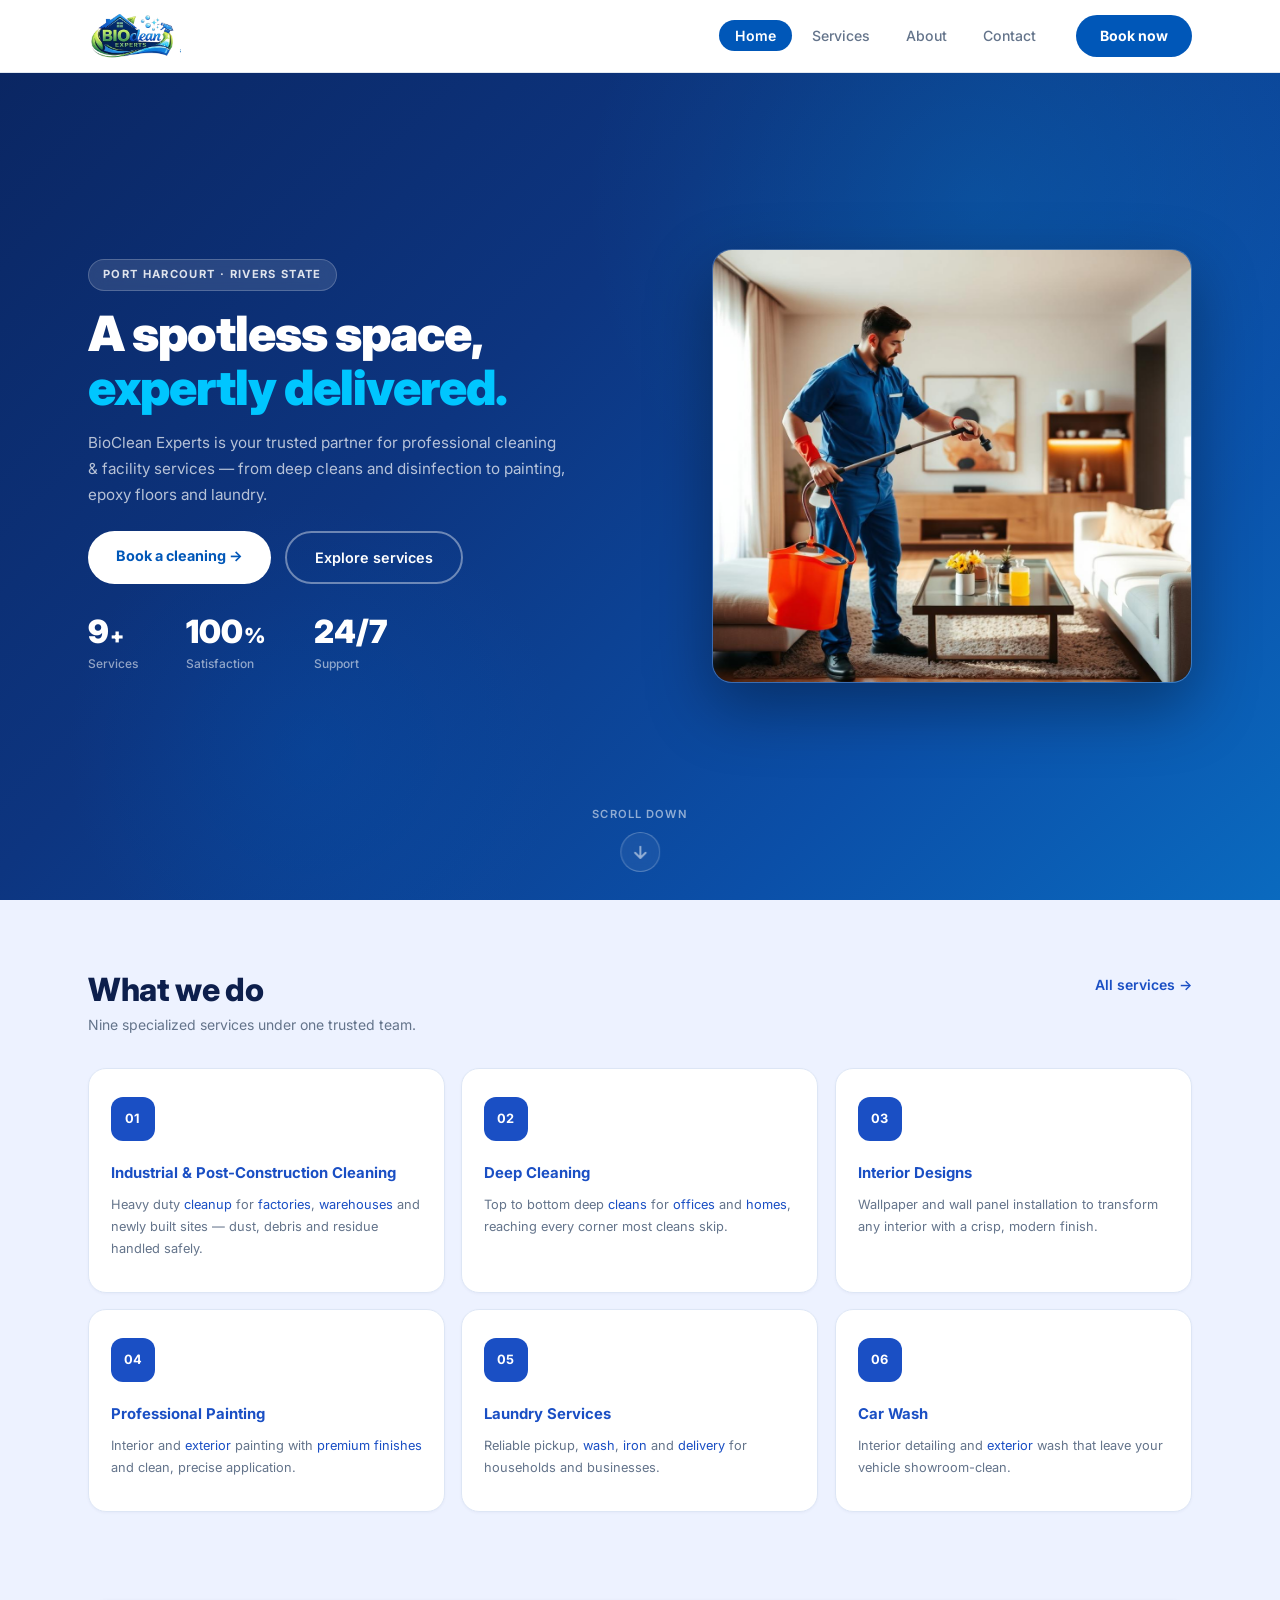
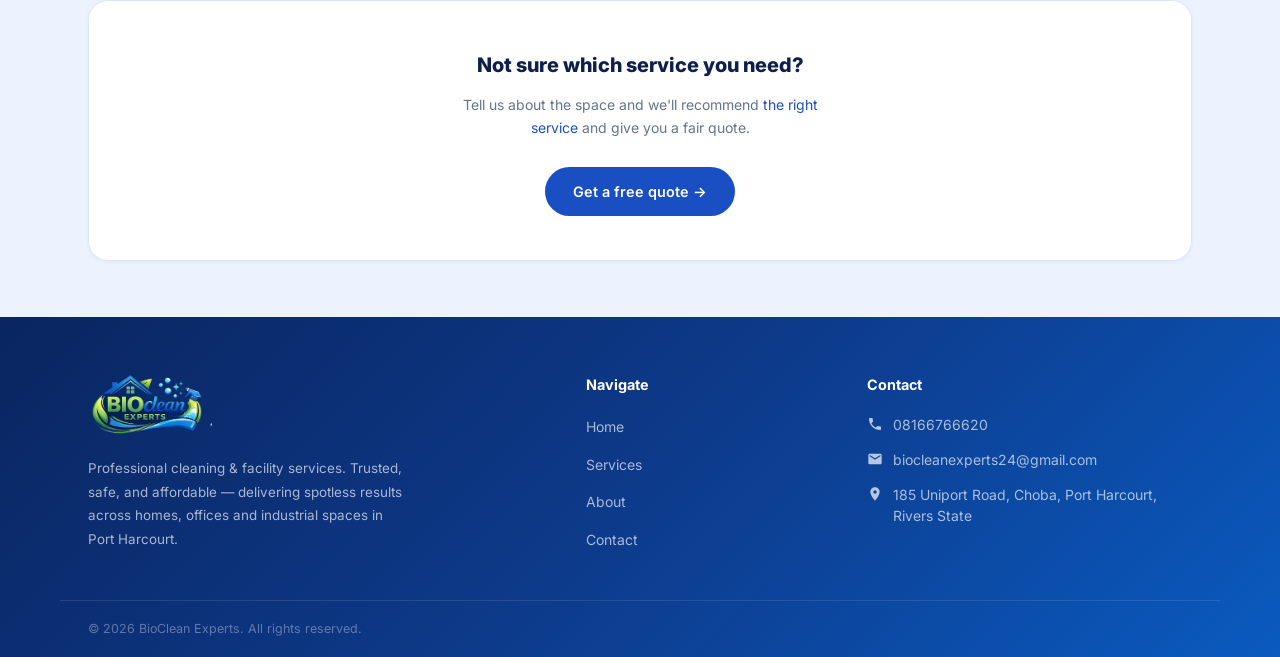
<file: index.html>
<!doctype html>
<html lang="en">
  <head>
    <meta charset="UTF-8" />
    <meta name="viewport" content="width=device-width, initial-scale=1.0" />

    <!-- ===== PRIMARY SEO ===== -->
    <title>BioClean Experts — Professional Cleaning & Facility Services in Port Harcourt</title>
    <meta name="description" content="BioClean Experts offers professional cleaning, deep cleaning, post-construction cleanup, painting, epoxy flooring, laundry and car wash services in Port Harcourt, Rivers State. Book a free quote today." />
    <meta name="keywords" content="cleaning services Port Harcourt, deep cleaning, post-construction cleaning, industrial cleaning, epoxy floor, professional painting, laundry services, car wash, facility management, BioClean Experts, Rivers State" />
    <meta name="author" content="BioClean Experts" />
    <meta name="robots" content="index, follow" />
    <link rel="canonical" href="https://biocleanexperts.com/index.html" />

    <!-- ===== OPEN GRAPH (Facebook / WhatsApp) ===== -->
    <meta property="og:type" content="website" />
    <meta property="og:site_name" content="BioClean Experts" />
    <meta property="og:title" content="BioClean Experts — Professional Cleaning & Facility Services in Port Harcourt" />
    <meta property="og:description" content="Trusted cleaning & facility services in Port Harcourt — deep cleaning, post-construction, painting, epoxy floors, laundry and more. Get a free quote today." />
    <meta property="og:url" content="https://biocleanexperts.com/index.html" />
    <meta property="og:image" content="https://biocleanexperts.com/assets/image/bioclean-logo.png" />
    <meta property="og:image:width" content="512" />
    <meta property="og:image:height" content="512" />
    <meta property="og:locale" content="en_NG" />

    <!-- ===== TWITTER CARD ===== -->
    <meta name="twitter:card" content="summary_large_image" />
    <meta name="twitter:title" content="BioClean Experts — Professional Cleaning & Facility Services" />
    <meta name="twitter:description" content="Professional cleaning & facility services in Port Harcourt. Deep cleaning, painting, epoxy floors, laundry & more." />
    <meta name="twitter:image" content="https://biocleanexperts.com/assets/image/bioclean-logo.png" />

    <!-- ===== STRUCTURED DATA (LocalBusiness) ===== -->
    <script type="application/ld+json">
    {
      "@context": "https://schema.org",
      "@type": "LocalBusiness",
      "name": "BioClean Experts",
      "description": "Professional cleaning and facility services in Port Harcourt, Rivers State. Services include deep cleaning, post-construction cleanup, industrial cleaning, professional painting, epoxy flooring, laundry and car wash.",
      "url": "https://biocleanexperts.com",
      "logo": "https://biocleanexperts.com/assets/image/bioclean-logo.png",
      "image": "https://biocleanexperts.com/assets/image/hero-cleaning-C3EFVSUg.jpg",
      "telephone": "+2348166766620",
      "email": "biocleanexperts24@gmail.com",
      "address": {
        "@type": "PostalAddress",
        "streetAddress": "185 Uniport Road, Choba",
        "addressLocality": "Port Harcourt",
        "addressRegion": "Rivers State",
        "addressCountry": "NG"
      },
      "geo": {
        "@type": "GeoCoordinates",
        "latitude": 4.8396,
        "longitude": 7.0135
      },
      "openingHoursSpecification": {
        "@type": "OpeningHoursSpecification",
        "dayOfWeek": ["Monday","Tuesday","Wednesday","Thursday","Friday","Saturday","Sunday"],
        "opens": "00:00",
        "closes": "23:59"
      },
      "priceRange": "$$",
      "areaServed": {
        "@type": "City",
        "name": "Port Harcourt"
      },
      "hasOfferCatalog": {
        "@type": "OfferCatalog",
        "name": "Cleaning & Facility Services",
        "itemListElement": [
          {"@type": "Offer", "itemOffered": {"@type": "Service", "name": "Industrial & Post-Construction Cleaning"}},
          {"@type": "Offer", "itemOffered": {"@type": "Service", "name": "Deep Cleaning"}},
          {"@type": "Offer", "itemOffered": {"@type": "Service", "name": "Interior Designs"}},
          {"@type": "Offer", "itemOffered": {"@type": "Service", "name": "Professional Painting"}},
          {"@type": "Offer", "itemOffered": {"@type": "Service", "name": "Laundry Services"}},
          {"@type": "Offer", "itemOffered": {"@type": "Service", "name": "Car Wash"}}
        ]
      },
      "sameAs": []
    }
    </script>

    <!-- ===== FAVICON ===== -->
    <link rel="icon" type="image/png" sizes="32x32" href="assets/image/bioclean-logo.png" />
    <link rel="icon" type="image/png" sizes="16x16" href="assets/image/bioclean-logo.png" />
    <link rel="apple-touch-icon" href="assets/image/bioclean-logo.png" />

    <link rel="stylesheet" href="styles.css" />
    <link rel="preconnect" href="https://fonts.googleapis.com" />
    <link rel="preconnect" href="https://fonts.gstatic.com" crossorigin />
    <link
      href="https://fonts.googleapis.com/css2?family=Inter:wght@300;400;500;600;700;800;900&display=swap"
      rel="stylesheet"
    />
  </head>
  <body>
    <!-- ===== NAVBAR ===== -->
    <nav class="navbar">
      <div class="nav-container">
        <!-- Logo -->
        <a href="#" class="logo">
          <img src="assets/image/bioclean-logo.png" alt="BioClean Experts" class="navbar-logo-img" />
        </a>

        <!-- Nav Links -->
        <ul class="nav-links" id="navLinks">
          <li><a href="#home" class="nav-link active">Home</a></li>
          <li><a href="services.html" class="nav-link">Services</a></li>
          <li><a href="about.html" class="nav-link">About</a></li>
          <li><a href="contact.html" class="nav-link">Contact</a></li>
          <li class="mobile-cta-wrap">
            <a href="contact.html" class="mobile-cta">Book now &rarr;</a>
          </li>
        </ul>

        <!-- CTA -->
        <a href="contact.html" class="btn-book">Book now</a>

        <!-- Hamburger -->
        <button class="hamburger" id="hamburger" aria-label="Toggle menu" aria-expanded="false">
          <span class="hamburger-inner">
            <span></span><span></span><span></span>
          </span>
        </button>
      </div>
    </nav>

    <!-- ===== HERO ===== -->
    <section class="hero" id="home">
      <div class="hero-container">
        <!-- Left Content -->
        <div class="hero-content">
          <div class="hero-badge anim-fade-down">PORT HARCOURT · RIVERS STATE</div>

          <h1 class="hero-heading anim-fade-up" data-delay="100">
            A spotless space,<br />
            <span class="hero-highlight">expertly delivered.</span>
          </h1>

          <p class="hero-desc anim-fade-up" data-delay="200">
            BioClean Experts is your trusted partner for professional cleaning
            &amp; facility services &mdash; from deep cleans and disinfection to
            painting, epoxy floors and laundry.
          </p>

          <div class="hero-btns anim-fade-up" data-delay="300">
            <a href="#contact" class="btn-primary-hero"
              >Book a cleaning &rarr;</a
            >
            <a href="#services" class="btn-secondary-hero">Explore services</a>
          </div>

          <!-- Stats -->
          <div class="hero-stats anim-fade-up" data-delay="420">
            <div class="hero-stat">
              <div class="stat-top">
                <span class="stat-val" data-target="9">0</span
                ><span class="stat-suffix">+</span>
              </div>
              <span class="stat-lbl">Services</span>
            </div>
            <div class="hero-stat">
              <div class="stat-top">
                <span class="stat-val" data-target="100">0</span
                ><span class="stat-suffix">%</span>
              </div>
              <span class="stat-lbl">Satisfaction</span>
            </div>
            <div class="hero-stat">
              <div class="stat-top">
                <span class="stat-val static">24/7</span>
              </div>
              <span class="stat-lbl">Support</span>
            </div>
          </div>
        </div>

        <!-- Right Image -->
        <div class="hero-image-wrap anim-fade-left" data-delay="200">
          <div class="hero-image-card">
            <img
              src="assets/image/hero-cleaning-C3EFVSUg.jpg"
              alt="Professional cleaner at work"
              class="hero-img"
            />
          </div>
        </div>
      </div>

      <!-- Scroll-down nudge -->
      <a href="#services" class="hero-scroll-btn" aria-label="Scroll to services">
        <span class="hero-scroll-label">Scroll down</span>
        <span class="hero-scroll-icon">
          <svg width="18" height="18" viewBox="0 0 24 24" fill="none" stroke="currentColor" stroke-width="2.5" stroke-linecap="round" stroke-linejoin="round">
            <path d="M12 5v14M5 13l7 7 7-7"/>
          </svg>
        </span>
      </a>
    </section>

    <!-- ===== SERVICES ===== -->
    <section class="services" id="services">
      <div class="container">
        <!-- Section header: title left, link right -->
        <div class="services-header anim-fade-up">
          <div class="services-header-left">
            <h2 class="services-main-title">What we do</h2>
            <p class="services-main-sub">
              Nine specialized services under
              <span class="sub-highlight">one trusted team.</span>
            </p>
          </div>
          <a href="services.html" class="all-services-link">All services &rarr;</a>
        </div>

        <div class="services-grid anim-stagger">
          <!-- Card 01 -->
          <div class="service-card">
            <div class="svc-num-badge">01</div>
            <h3 class="svc-title">
              Industrial &amp; Post-Construction Cleaning
            </h3>
            <p class="svc-desc">
              Heavy duty <span class="svc-hl">cleanup</span> for
              <span class="svc-hl">factories</span>,
              <span class="svc-hl">warehouses</span> and newly built sites —
              dust, debris and residue handled safely.
            </p>
          </div>

          <!-- Card 02 -->
          <div class="service-card">
            <div class="svc-num-badge">02</div>
            <h3 class="svc-title">Deep Cleaning</h3>
            <p class="svc-desc">
              Top to bottom deep <span class="svc-hl">cleans</span> for
              <span class="svc-hl">offices</span> and
              <span class="svc-hl">homes</span>, reaching every corner most
              cleans skip.
            </p>
          </div>

          <!-- Card 03 -->
          <div class="service-card">
            <div class="svc-num-badge">03</div>
            <h3 class="svc-title">Interior Designs</h3>
            <p class="svc-desc">
              Wallpaper and wall panel installation to transform any interior
              with a crisp, modern finish.
            </p>
          </div>

          <!-- Card 04 -->
          <div class="service-card">
            <div class="svc-num-badge">04</div>
            <h3 class="svc-title">Professional Painting</h3>
            <p class="svc-desc">
              Interior and <span class="svc-hl">exterior</span> painting with
              <span class="svc-hl">premium finishes</span> and clean, precise
              application.
            </p>
          </div>

          <!-- Card 05 -->
          <div class="service-card">
            <div class="svc-num-badge">05</div>
            <h3 class="svc-title">Laundry Services</h3>
            <p class="svc-desc">
              Reliable pickup, <span class="svc-hl">wash</span>,
              <span class="svc-hl">iron</span> and
              <span class="svc-hl">delivery</span> for households and
              businesses.
            </p>
          </div>

          <!-- Card 06 -->
          <div class="service-card">
            <div class="svc-num-badge">06</div>
            <h3 class="svc-title">Car Wash</h3>
            <p class="svc-desc">
              Interior detailing and <span class="svc-hl">exterior</span> wash
              that leave your vehicle showroom-clean.
            </p>
          </div>

      </div>
    </section>

    <!-- ===== SERVICE NUDGE ===== -->
    <section class="service-nudge">
      <div class="container">
        <div class="nudge-card anim-scale-up">
          <h3 class="nudge-title">Not sure which service you need?</h3>
          <p class="nudge-desc">Tell us about the space and we'll recommend <span class="nudge-hl">the right service</span> and give you a fair quote.</p>
          <a href="#contact" class="nudge-btn">Get a free quote &rarr;</a>
        </div>
      </div>
    </section>

    

    <!-- ===== FOOTER ===== -->
    <footer class="footer">
      <div class="container footer-inner">

        <!-- Brand col -->
        <div class="footer-brand">
          <a href="#" class="footer-logo-box">
            <img src="assets/image/bioclean-logo.png" alt="BioClean Experts" class="footer-logo-img" />
          </a>
          <p class="footer-brand-desc">
            Professional cleaning &amp; facility services. Trusted, safe, and
            affordable — delivering spotless results across homes, offices
            and industrial spaces in Port Harcourt.
          </p>
        </div>

        <!-- Navigate col -->
        <div class="footer-nav-col">
          <h5 class="footer-col-title">Navigate</h5>
          <ul class="footer-nav-list">
            <li><a href="index.html">Home</a></li>
            <li><a href="services.html">Services</a></li>
            <li><a href="about.html">About</a></li>
            <li><a href="contact.html">Contact</a></li>
          </ul>
        </div>

        <!-- Contact col -->
        <div class="footer-contact-col">
          <h5 class="footer-col-title">Contact</h5>
          <ul class="footer-contact-list">
            <li>
              <svg width="16" height="16" fill="none" viewBox="0 0 24 24"><path d="M6.6 10.8c1.4 2.8 3.8 5.1 6.6 6.6l2.2-2.2c.3-.3.7-.4 1-.2 1.1.4 2.3.6 3.6.6.6 0 1 .4 1 1V20c0 .6-.4 1-1 1C10.6 21 3 13.4 3 4c0-.6.4-1 1-1h3.5c.6 0 1 .4 1 1 0 1.3.2 2.5.6 3.6.1.3 0 .7-.2 1L6.6 10.8z" fill="rgba(255,255,255,0.7)"/></svg>
              08166766620
            </li>
            <li>
              <svg width="16" height="16" fill="none" viewBox="0 0 24 24"><path d="M20 4H4c-1.1 0-2 .9-2 2v12c0 1.1.9 2 2 2h16c1.1 0 2-.9 2-2V6c0-1.1-.9-2-2-2zm0 4l-8 5-8-5V6l8 5 8-5v2z" fill="rgba(255,255,255,0.7)"/></svg>
              biocleanexperts24@gmail.com
            </li>
            <li>
              <svg width="16" height="16" fill="none" viewBox="0 0 24 24"><path d="M12 2C8.1 2 5 5.1 5 9c0 5.2 7 13 7 13s7-7.8 7-13c0-3.9-3.1-7-7-7zm0 9.5c-1.4 0-2.5-1.1-2.5-2.5S10.6 6.5 12 6.5s2.5 1.1 2.5 2.5S13.4 11.5 12 11.5z" fill="rgba(255,255,255,0.7)"/></svg>
              <span>185 Uniport Road, Choba, Port Harcourt, Rivers State</span>
            </li>
          </ul>
        </div>

      </div>

      <!-- Bottom bar -->
      <div class="footer-bottom">
        <div class="container">
          <p>© 2026 BioClean Experts. All rights reserved.</p>
        </div>
      </div>
    </footer>

    <script src="script.js"></script>
  </body>
</html>
</file>
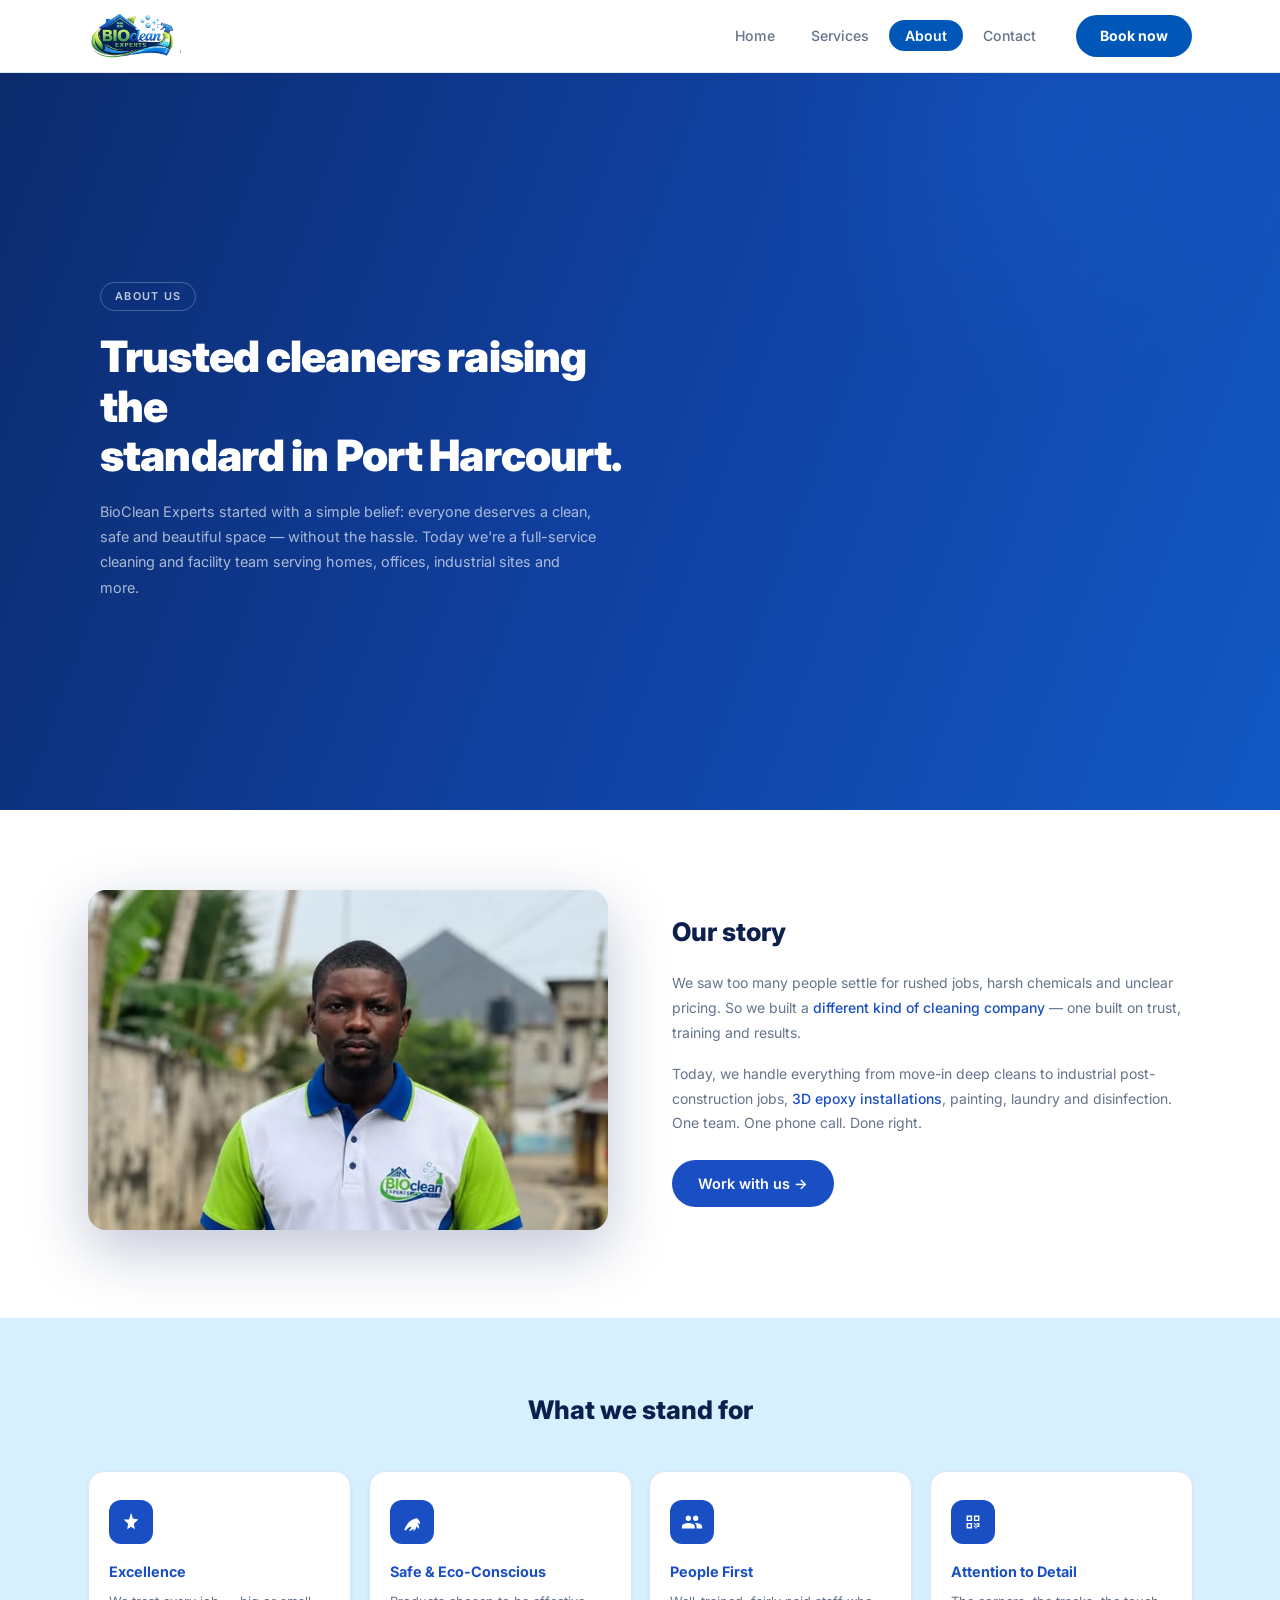
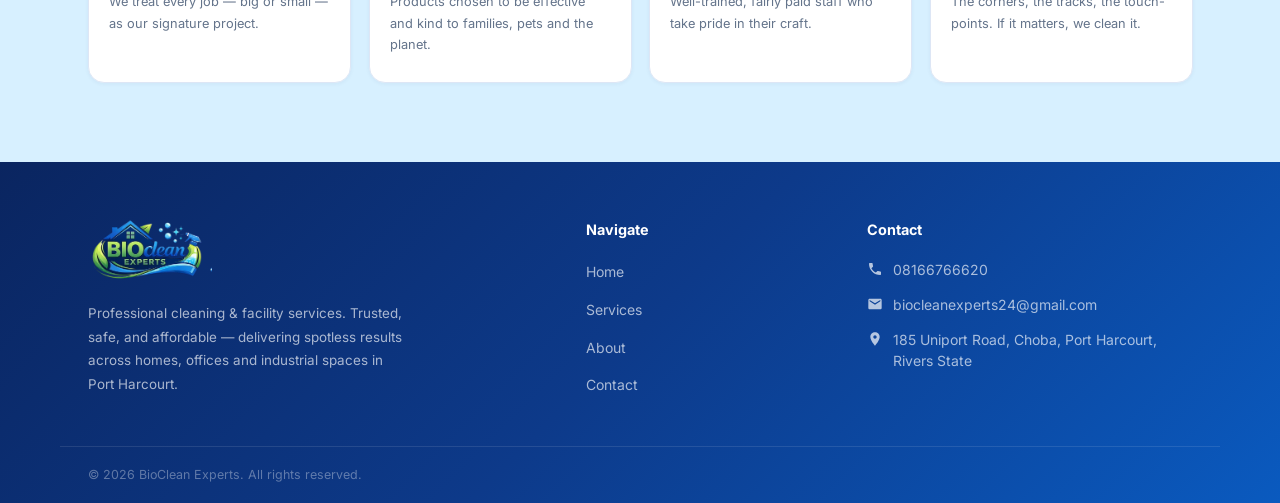
<file: about.html>
<!doctype html>
<html lang="en">
  <head>
    <meta charset="UTF-8" />
    <meta name="viewport" content="width=device-width, initial-scale=1.0" />

    <!-- ===== PRIMARY SEO ===== -->
    <title>
      About Us — BioClean Experts | Trusted Cleaning Company in Port Harcourt
    </title>
    <meta
      name="description"
      content="Learn about BioClean Experts — a trusted professional cleaning and facility services company based in Port Harcourt, Rivers State. Our mission, values and story."
    />
    <meta
      name="keywords"
      content="about BioClean Experts, cleaning company Port Harcourt, professional cleaners Rivers State, facility services company Nigeria, trusted cleaning team"
    />
    <meta name="author" content="BioClean Experts" />
    <meta name="robots" content="index, follow" />
    <link rel="canonical" href="https://biocleanexperts.com/about.html" />

    <!-- ===== OPEN GRAPH ===== -->
    <meta property="og:type" content="website" />
    <meta property="og:site_name" content="BioClean Experts" />
    <meta
      property="og:title"
      content="About Us — BioClean Experts | Port Harcourt"
    />
    <meta
      property="og:description"
      content="Meet the team behind BioClean Experts — Port Harcourt's trusted cleaning and facility services company. Our mission, values and commitment to spotless results."
    />
    <meta property="og:url" content="https://biocleanexperts.com/about.html" />
    <meta
      property="og:image"
      content="https://biocleanexperts.com/assets/image/bioclean-logo.png"
    />
    <meta property="og:image:width" content="512" />
    <meta property="og:image:height" content="512" />
    <meta property="og:locale" content="en_NG" />

    <!-- ===== TWITTER CARD ===== -->
    <meta name="twitter:card" content="summary_large_image" />
    <meta name="twitter:title" content="About Us — BioClean Experts" />
    <meta
      name="twitter:description"
      content="Port Harcourt's trusted cleaning and facility services company. Our mission, values and commitment to spotless results."
    />
    <meta
      name="twitter:image"
      content="https://biocleanexperts.com/assets/image/bioclean-logo.png"
    />

    <!-- ===== STRUCTURED DATA ===== -->
    <script type="application/ld+json">
      {
        "@context": "https://schema.org",
        "@type": "AboutPage",
        "name": "About BioClean Experts",
        "url": "https://biocleanexperts.com/about.html",
        "description": "BioClean Experts is a professional cleaning and facility services company based in Port Harcourt, Rivers State, Nigeria.",
        "mainEntity": {
          "@type": "LocalBusiness",
          "name": "BioClean Experts",
          "url": "https://biocleanexperts.com",
          "logo": "https://biocleanexperts.com/assets/image/bioclean-logo.png",
          "telephone": "+2348166766620",
          "email": "biocleanexperts24@gmail.com",
          "address": {
            "@type": "PostalAddress",
            "streetAddress": "185 Uniport Road, Choba",
            "addressLocality": "Port Harcourt",
            "addressRegion": "Rivers State",
            "addressCountry": "NG"
          },
          "areaServed": { "@type": "City", "name": "Port Harcourt" },
          "priceRange": "$$"
        }
      }
    </script>

    <!-- ===== FAVICON ===== -->
    <link
      rel="icon"
      type="image/png"
      sizes="32x32"
      href="assets/image/bioclean-logo.png"
    />
    <link
      rel="icon"
      type="image/png"
      sizes="16x16"
      href="assets/image/bioclean-logo.png"
    />
    <link rel="apple-touch-icon" href="assets/image/bioclean-logo.png" />

    <link rel="stylesheet" href="styles.css" />
    <link rel="stylesheet" href="about.css" />
    <link rel="preconnect" href="https://fonts.googleapis.com" />
    <link rel="preconnect" href="https://fonts.gstatic.com" crossorigin />
    <link
      href="https://fonts.googleapis.com/css2?family=Inter:wght@300;400;500;600;700;800;900&display=swap"
      rel="stylesheet"
    />
  </head>
  <body>
    <!-- ===== NAVBAR ===== -->
    <nav class="navbar">
      <div class="nav-container">
        <a href="index.html" class="logo">
          <img
            src="assets/image/bioclean-logo.png"
            alt="BioClean Experts"
            class="navbar-logo-img"
          />
        </a>
        <ul class="nav-links" id="navLinks">
          <li><a href="index.html" class="nav-link">Home</a></li>
          <li><a href="services.html" class="nav-link">Services</a></li>
          <li><a href="about.html" class="nav-link active">About</a></li>
          <li><a href="contact.html" class="nav-link">Contact</a></li>
          <li class="mobile-cta-wrap">
            <a href="contact.html" class="mobile-cta">Book now &rarr;</a>
          </li>
        </ul>
        <a href="contact.html" class="btn-book">Book now</a>
        <button
          class="hamburger"
          id="hamburger"
          aria-label="Toggle menu"
          aria-expanded="false"
        >
          <span class="hamburger-inner">
            <span></span><span></span><span></span>
          </span>
        </button>
      </div>
    </nav>

    <!-- ===== HERO ===== -->
    <section class="about-hero">
      <div class="about-hero-container">
        <div class="about-hero-content">
          <span class="about-hero-tag anim-fade-down">ABOUT US</span>
          <h1 class="about-hero-title anim-fade-up" data-delay="100">
            Trusted cleaners raising the<br />standard in Port Harcourt.
          </h1>
          <p class="about-hero-desc anim-fade-up" data-delay="220">
            BioClean Experts started with a simple belief: everyone deserves a
            clean, safe and beautiful space — without the hassle. Today we're a
            full-service cleaning and facility team serving homes, offices,
            industrial sites and more.
          </p>
        </div>
      </div>
    </section>

    <!-- ===== OUR STORY ===== -->
    <section class="about-story">
      <div class="container">
        <div class="story-inner">
          <!-- Left: team photo -->
          <div class="story-img-wrap anim-fade-right">
            <img
              src="assets/image/blark hyce.jpg"
              alt="BioClean Experts story"
              class="story-img"
            />
          </div>

          <!-- Right: text -->
          <div class="story-text anim-fade-left">
            <h2 class="story-title">Our story</h2>
            <p class="story-body">
              We saw too many people settle for rushed jobs, harsh chemicals and
              unclear pricing. So we built a
              <span class="story-hl">different kind of cleaning company</span> —
              one built on trust, training and results.
            </p>
            <p class="story-body">
              Today, we handle everything from move-in deep cleans to industrial
              post-construction jobs,
              <span class="story-hl">3D epoxy installations</span>, painting,
              laundry and disinfection. One team. One phone call. Done right.
            </p>
            <a href="contact.html" class="story-btn">Work with us &rarr;</a>
          </div>
        </div>
      </div>
    </section>

    <!-- ===== WHAT WE STAND FOR ===== -->
    <section class="about-values">
      <div class="container">
        <h2 class="values-title anim-fade-up">What we stand for</h2>
        <div class="values-grid anim-stagger">
          <div class="value-card">
            <div class="value-icon">
              <svg width="22" height="22" fill="none" viewBox="0 0 24 24">
                <path
                  d="M12 2l2.09 6.26L20 9.27l-4.91 4.73L16.18 20 12 17.27 7.82 20l1.09-6-4.91-4.73 5.91-.01L12 2z"
                  fill="#fff"
                />
              </svg>
            </div>
            <h4 class="value-name">Excellence</h4>
            <p class="value-desc">
              We treat every job — big or small — as our signature project.
            </p>
          </div>

          <div class="value-card">
            <div class="value-icon">
              <svg width="22" height="22" fill="none" viewBox="0 0 24 24">
                <path
                  d="M17 8C8 10 5.9 16.17 3.82 19.82A1 1 0 005.29 21C7 19 9 17.5 11.5 17c-.5 2-1.5 3.5-3 4.5 1.5.5 3.5-.5 5-2.5.5 1 .5 2 0 3 2-1 3-3 3-5 1 .5 2 1.5 2.5 3 1-2 1-5-1-7 1 0 2 .5 3 1.5C21 12 19 8.5 17 8z"
                  fill="#fff"
                />
              </svg>
            </div>
            <h4 class="value-name">Safe &amp; Eco-Conscious</h4>
            <p class="value-desc">
              Products chosen to be effective and kind to families, pets and the
              planet.
            </p>
          </div>

          <div class="value-card">
            <div class="value-icon">
              <svg width="22" height="22" fill="none" viewBox="0 0 24 24">
                <path
                  d="M16 11c1.66 0 2.99-1.34 2.99-3S17.66 5 16 5c-1.66 0-3 1.34-3 3s1.34 3 3 3zm-8 0c1.66 0 2.99-1.34 2.99-3S9.66 5 8 5C6.34 5 5 6.34 5 8s1.34 3 3 3zm0 2c-2.33 0-7 1.17-7 3.5V19h14v-2.5c0-2.33-4.67-3.5-7-3.5zm8 0c-.29 0-.62.02-.97.05 1.16.84 1.97 1.97 1.97 3.45V19h6v-2.5c0-2.33-4.67-3.5-7-3.5z"
                  fill="#fff"
                />
              </svg>
            </div>
            <h4 class="value-name">People First</h4>
            <p class="value-desc">
              Well-trained, fairly paid staff who take pride in their craft.
            </p>
          </div>

          <div class="value-card">
            <div class="value-icon">
              <svg width="22" height="22" fill="none" viewBox="0 0 24 24">
                <path
                  d="M9.5 6.5v3h-3v-3h3M11 5H5v6h6V5zm-1.5 9.5v3h-3v-3h3M11 13H5v6h6v-6zm6.5-6.5v3h-3v-3h3M19 5h-6v6h6V5zm-6 8h1.5v1.5H13V13zm1.5 1.5H16V16h-1.5v-1.5zM16 13h1.5v1.5H16V13zm-3 3h1.5v1.5H13V16zm1.5 1.5H16V19h-1.5v-1.5zM16 16h1.5v1.5H16V16zm1.5-1.5H19V16h-1.5v-1.5zM19 13h-1.5v1.5H19V13zm0 3h-1.5v1.5H19V16z"
                  fill="#fff"
                />
              </svg>
            </div>
            <h4 class="value-name">Attention to Detail</h4>
            <p class="value-desc">
              The corners, the tracks, the touch-points. If it matters, we clean
              it.
            </p>
          </div>
        </div>
      </div>
    </section>

    <!-- ===== FOOTER ===== -->
    <footer class="footer">
      <div class="container footer-inner">
        <div class="footer-brand">
          <a href="index.html" class="footer-logo-box">
            <img
              src="assets/image/bioclean-logo.png"
              alt="BioClean Experts"
              class="footer-logo-img"
            />
          </a>
          <p class="footer-brand-desc">
            Professional cleaning &amp; facility services. Trusted, safe, and
            affordable — delivering spotless results across homes, offices and
            industrial spaces in Port Harcourt.
          </p>
        </div>
        <div class="footer-nav-col">
          <h5 class="footer-col-title">Navigate</h5>
          <ul class="footer-nav-list">
            <li><a href="index.html">Home</a></li>
            <li><a href="services.html">Services</a></li>
            <li><a href="about.html">About</a></li>
            <li><a href="contact.html">Contact</a></li>
          </ul>
        </div>
        <div class="footer-contact-col">
          <h5 class="footer-col-title">Contact</h5>
          <ul class="footer-contact-list">
            <li>
              <svg width="16" height="16" fill="none" viewBox="0 0 24 24">
                <path
                  d="M6.6 10.8c1.4 2.8 3.8 5.1 6.6 6.6l2.2-2.2c.3-.3.7-.4 1-.2 1.1.4 2.3.6 3.6.6.6 0 1 .4 1 1V20c0 .6-.4 1-1 1C10.6 21 3 13.4 3 4c0-.6.4-1 1-1h3.5c.6 0 1 .4 1 1 0 1.3.2 2.5.6 3.6.1.3 0 .7-.2 1L6.6 10.8z"
                  fill="rgba(255,255,255,0.7)"
                />
              </svg>
              08166766620
            </li>
            <li>
              <svg width="16" height="16" fill="none" viewBox="0 0 24 24">
                <path
                  d="M20 4H4c-1.1 0-2 .9-2 2v12c0 1.1.9 2 2 2h16c1.1 0 2-.9 2-2V6c0-1.1-.9-2-2-2zm0 4l-8 5-8-5V6l8 5 8-5v2z"
                  fill="rgba(255,255,255,0.7)"
                />
              </svg>
              biocleanexperts24@gmail.com
            </li>
            <li>
              <svg width="16" height="16" fill="none" viewBox="0 0 24 24">
                <path
                  d="M12 2C8.1 2 5 5.1 5 9c0 5.2 7 13 7 13s7-7.8 7-13c0-3.9-3.1-7-7-7zm0 9.5c-1.4 0-2.5-1.1-2.5-2.5S10.6 6.5 12 6.5s2.5 1.1 2.5 2.5S13.4 11.5 12 11.5z"
                  fill="rgba(255,255,255,0.7)"
                />
              </svg>
              <span>185 Uniport Road, Choba, Port Harcourt, Rivers State</span>
            </li>
          </ul>
        </div>
      </div>
      <div class="footer-bottom">
        <div class="container">
          <p>© 2026 BioClean Experts. All rights reserved.</p>
        </div>
      </div>
    </footer>

    <script src="script.js"></script>
  </body>
</html>
</file>
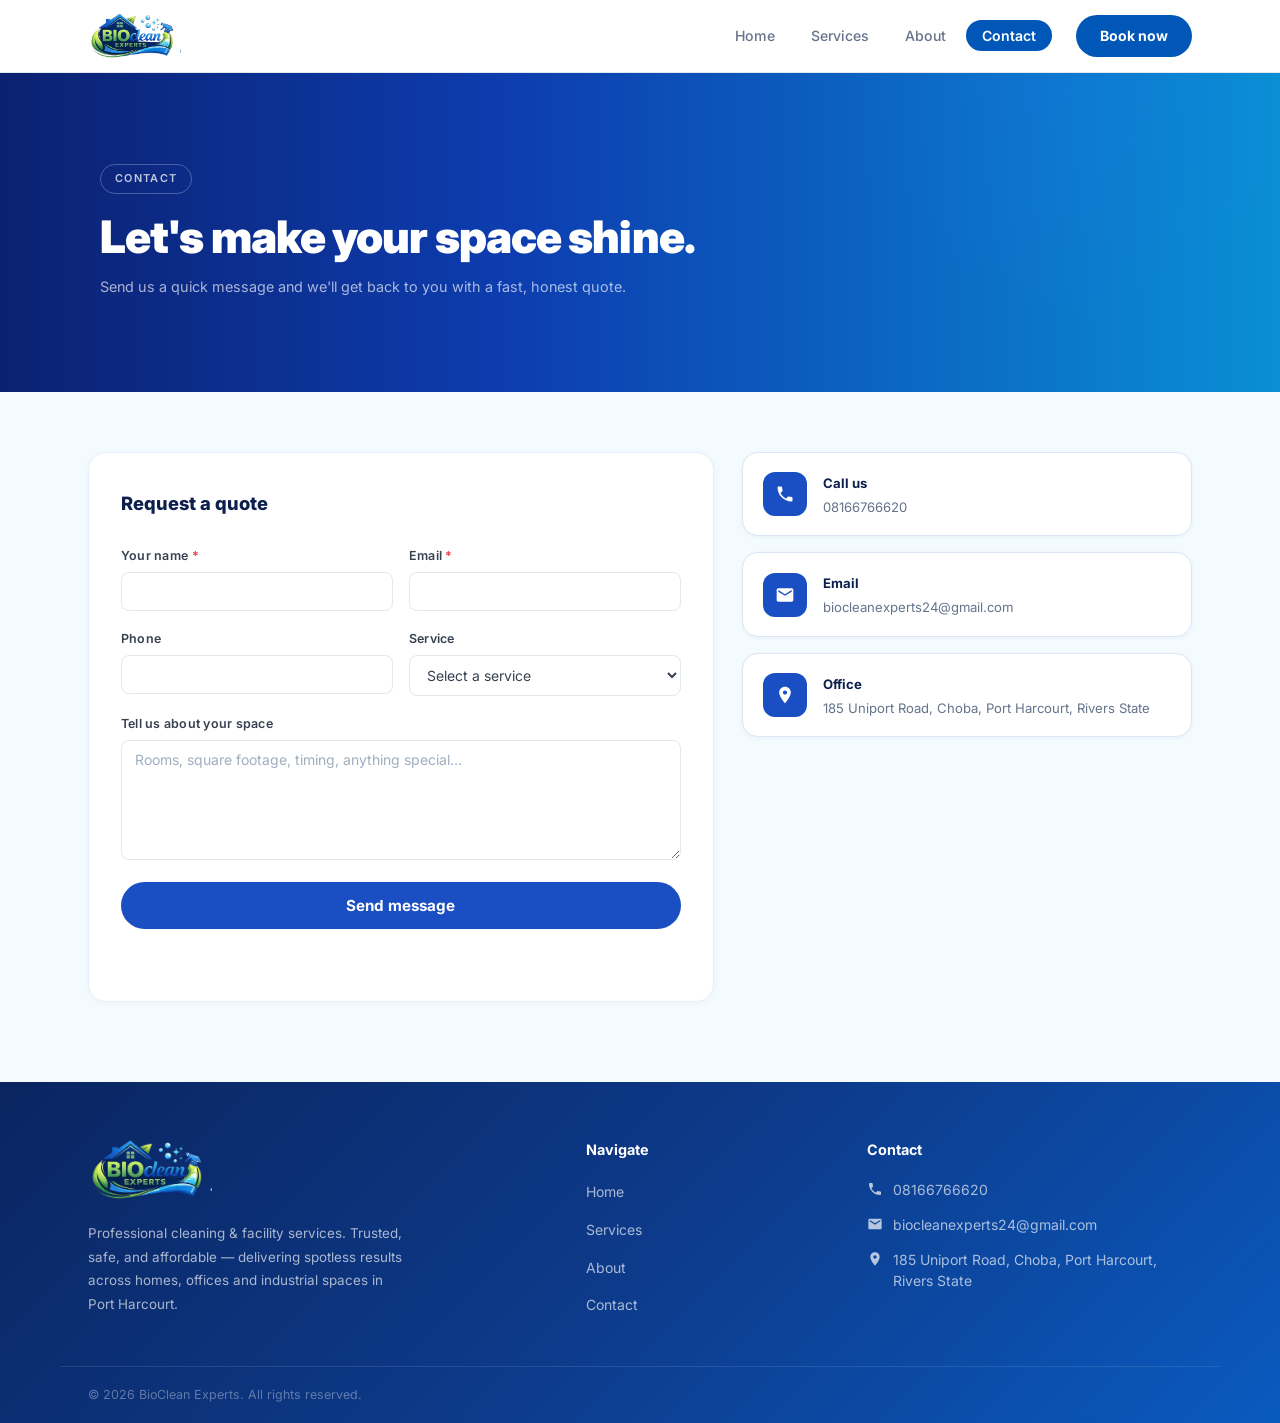
<file: contact.html>
<!doctype html>
<html lang="en">
  <head>
    <meta charset="UTF-8" />
    <meta name="viewport" content="width=device-width, initial-scale=1.0" />

    <!-- ===== PRIMARY SEO ===== -->
    <title>
      Contact Us — BioClean Experts | Book a Cleaning in Port Harcourt
    </title>
    <meta
      name="description"
      content="Get in touch with BioClean Experts in Port Harcourt. Book a cleaning, request a free quote, or call us on 08166766620. We serve homes, offices and industrial spaces."
    />
    <meta
      name="keywords"
      content="contact BioClean Experts, book cleaning Port Harcourt, cleaning quote Rivers State, call professional cleaners, cleaning company contact Nigeria"
    />
    <meta name="author" content="BioClean Experts" />
    <meta name="robots" content="index, follow" />
    <link rel="canonical" href="https://biocleanexperts.com/contact.html" />

    <!-- ===== OPEN GRAPH ===== -->
    <meta property="og:type" content="website" />
    <meta property="og:site_name" content="BioClean Experts" />
    <meta
      property="og:title"
      content="Contact BioClean Experts — Book a Cleaning in Port Harcourt"
    />
    <meta
      property="og:description"
      content="Book a professional cleaning or request a free quote from BioClean Experts in Port Harcourt. Call 08166766620 or send us a message."
    />
    <meta
      property="og:url"
      content="https://biocleanexperts.com/contact.html"
    />
    <meta
      property="og:image"
      content="https://biocleanexperts.com/assets/image/bioclean-logo.png"
    />
    <meta property="og:image:width" content="512" />
    <meta property="og:image:height" content="512" />
    <meta property="og:locale" content="en_NG" />

    <!-- ===== TWITTER CARD ===== -->
    <meta name="twitter:card" content="summary_large_image" />
    <meta
      name="twitter:title"
      content="Contact BioClean Experts — Port Harcourt"
    />
    <meta
      name="twitter:description"
      content="Book a professional cleaning or request a free quote. Call 08166766620 or send a message online."
    />
    <meta
      name="twitter:image"
      content="https://biocleanexperts.com/assets/image/bioclean-logo.png"
    />

    <!-- ===== STRUCTURED DATA ===== -->
    <script type="application/ld+json">
      {
        "@context": "https://schema.org",
        "@type": "ContactPage",
        "name": "Contact BioClean Experts",
        "url": "https://biocleanexperts.com/contact.html",
        "description": "Contact page for BioClean Experts — professional cleaning and facility services in Port Harcourt.",
        "mainEntity": {
          "@type": "LocalBusiness",
          "name": "BioClean Experts",
          "url": "https://biocleanexperts.com",
          "telephone": "+2348166766620",
          "email": "biocleanexperts24@gmail.com",
          "address": {
            "@type": "PostalAddress",
            "streetAddress": "185 Uniport Road, Choba",
            "addressLocality": "Port Harcourt",
            "addressRegion": "Rivers State",
            "addressCountry": "NG"
          },
          "openingHoursSpecification": {
            "@type": "OpeningHoursSpecification",
            "dayOfWeek": [
              "Monday",
              "Tuesday",
              "Wednesday",
              "Thursday",
              "Friday",
              "Saturday",
              "Sunday"
            ],
            "opens": "00:00",
            "closes": "23:59"
          },
          "contactPoint": {
            "@type": "ContactPoint",
            "telephone": "+2348166766620",
            "contactType": "customer service",
            "availableLanguage": "English"
          }
        }
      }
    </script>

    <!-- ===== FAVICON ===== -->
    <link
      rel="icon"
      type="image/png"
      sizes="32x32"
      href="assets/image/bioclean-logo.png"
    />
    <link
      rel="icon"
      type="image/png"
      sizes="16x16"
      href="assets/image/bioclean-logo.png"
    />
    <link rel="apple-touch-icon" href="assets/image/bioclean-logo.png" />

    <link rel="stylesheet" href="styles.css" />
    <link rel="stylesheet" href="contact.css" />
    <link rel="preconnect" href="https://fonts.googleapis.com" />
    <link rel="preconnect" href="https://fonts.gstatic.com" crossorigin />
    <link
      href="https://fonts.googleapis.com/css2?family=Inter:wght@300;400;500;600;700;800;900&display=swap"
      rel="stylesheet"
    />
  </head>
  <body>
    <!-- ===== NAVBAR ===== -->
    <nav class="navbar">
      <div class="nav-container">
        <a href="index.html" class="logo">
          <img
            src="assets/image/bioclean-logo.png"
            alt="BioClean Experts"
            class="navbar-logo-img"
          />
        </a>
        <ul class="nav-links" id="navLinks">
          <li><a href="index.html" class="nav-link">Home</a></li>
          <li><a href="services.html" class="nav-link">Services</a></li>
          <li><a href="about.html" class="nav-link">About</a></li>
          <li><a href="contact.html" class="nav-link active">Contact</a></li>
          <li class="mobile-cta-wrap">
            <a href="contact.html" class="mobile-cta">Book now &rarr;</a>
          </li>
        </ul>
        <a href="contact.html" class="btn-book">Book now</a>
        <button
          class="hamburger"
          id="hamburger"
          aria-label="Toggle menu"
          aria-expanded="false"
        >
          <span class="hamburger-inner">
            <span></span><span></span><span></span>
          </span>
        </button>
      </div>
    </nav>

    <!-- ===== HERO ===== -->
    <section class="contact-hero">
      <div class="contact-hero-container">
        <span class="contact-hero-tag">CONTACT</span>
        <h1 class="contact-hero-title">Let's make your space shine.</h1>
        <p class="contact-hero-desc">
          Send us a quick message and we'll get back to you with a fast, honest
          quote.
        </p>
      </div>
    </section>

    <!-- ===== FORM + INFO ===== -->
    <section class="contact-body" style="background-color: #f3fbff">
      <div class="container">
        <div class="contact-grid">
          <!-- LEFT: Form -->
          <div class="contact-form-card">
            <h2 class="form-card-title">Request a quote</h2>
            <form id="contactForm" novalidate>
              <div class="cf-row">
                <div class="cf-group">
                  <label for="cf-name"
                    >Your name <span class="req">*</span></label
                  >
                  <input type="text" id="cf-name" placeholder="" required />
                </div>
                <div class="cf-group">
                  <label for="cf-email">Email <span class="req">*</span></label>
                  <input type="email" id="cf-email" placeholder="" required />
                </div>
              </div>

              <div class="cf-row">
                <div class="cf-group">
                  <label for="cf-phone">Phone</label>
                  <input type="tel" id="cf-phone" placeholder="" />
                </div>
                <div class="cf-group">
                  <label for="cf-service">Service</label>
                  <select id="cf-service">
                    <option value="">Select a service</option>
                    <option>Industrial &amp; Post-Construction Cleaning</option>
                    <option>Deep Cleaning</option>
                    <option>Interior Designs</option>
                    <option>Professional Painting</option>
                    <option>Laundry Services</option>
                    <option>Car Wash</option>
                    <option>Disinfection Services</option>
                    <option>Window &amp; Glass Cleaning</option>
                    <option>3D Epoxy Floor Installation</option>
                    <option>Move-In / Move-Out Cleaning</option>
                  </select>
                </div>
              </div>

              <div class="cf-group">
                <label for="cf-message">Tell us about your space</label>
                <textarea
                  id="cf-message"
                  rows="5"
                  placeholder="Rooms, square footage, timing, anything special…"
                ></textarea>
              </div>

              <button type="submit" class="cf-submit">Send message</button>
              <p class="cf-note" id="cfNote"></p>
            </form>
          </div>

          <!-- RIGHT: Contact info cards -->
          <div class="contact-info-col">
            <div class="info-card">
              <div class="info-icon">
                <svg width="20" height="20" fill="none" viewBox="0 0 24 24">
                  <path
                    d="M6.6 10.8c1.4 2.8 3.8 5.1 6.6 6.6l2.2-2.2c.3-.3.7-.4 1-.2 1.1.4 2.3.6 3.6.6.6 0 1 .4 1 1V20c0 .6-.4 1-1 1C10.6 21 3 13.4 3 4c0-.6.4-1 1-1h3.5c.6 0 1 .4 1 1 0 1.3.2 2.5.6 3.6.1.3 0 .7-.2 1L6.6 10.8z"
                    fill="#fff"
                  />
                </svg>
              </div>
              <div class="info-text">
                <span class="info-label">Call us</span>
                <span class="info-value">08166766620</span>
              </div>
            </div>

            <div class="info-card">
              <div class="info-icon">
                <svg width="20" height="20" fill="none" viewBox="0 0 24 24">
                  <path
                    d="M20 4H4c-1.1 0-2 .9-2 2v12c0 1.1.9 2 2 2h16c1.1 0 2-.9 2-2V6c0-1.1-.9-2-2-2zm0 4l-8 5-8-5V6l8 5 8-5v2z"
                    fill="#fff"
                  />
                </svg>
              </div>
              <div class="info-text">
                <span class="info-label">Email</span>
                <span class="info-value">biocleanexperts24@gmail.com</span>
              </div>
            </div>

            <div class="info-card">
              <div class="info-icon">
                <svg width="20" height="20" fill="none" viewBox="0 0 24 24">
                  <path
                    d="M12 2C8.1 2 5 5.1 5 9c0 5.2 7 13 7 13s7-7.8 7-13c0-3.9-3.1-7-7-7zm0 9.5c-1.4 0-2.5-1.1-2.5-2.5S10.6 6.5 12 6.5s2.5 1.1 2.5 2.5S13.4 11.5 12 11.5z"
                    fill="#fff"
                  />
                </svg>
              </div>
              <div class="info-text">
                <span class="info-label">Office</span>
                <span class="info-value"
                  >185 Uniport Road, Choba, Port Harcourt, Rivers State</span
                >
              </div>
            </div>
          </div>
        </div>
      </div>
    </section>

    <!-- ===== FOOTER ===== -->
    <footer class="footer">
      <div class="container footer-inner">
        <div class="footer-brand">
          <a href="index.html" class="footer-logo-box">
            <img
              src="assets/image/bioclean-logo.png"
              alt="BioClean Experts"
              class="footer-logo-img"
            />
          </a>
          <p class="footer-brand-desc">
            Professional cleaning &amp; facility services. Trusted, safe, and
            affordable — delivering spotless results across homes, offices and
            industrial spaces in Port Harcourt.
          </p>
        </div>
        <div class="footer-nav-col">
          <h5 class="footer-col-title">Navigate</h5>
          <ul class="footer-nav-list">
            <li><a href="index.html">Home</a></li>
            <li><a href="services.html">Services</a></li>
            <li><a href="about.html">About</a></li>
            <li><a href="contact.html">Contact</a></li>
          </ul>
        </div>
        <div class="footer-contact-col">
          <h5 class="footer-col-title">Contact</h5>
          <ul class="footer-contact-list">
            <li>
              <svg width="16" height="16" fill="none" viewBox="0 0 24 24">
                <path
                  d="M6.6 10.8c1.4 2.8 3.8 5.1 6.6 6.6l2.2-2.2c.3-.3.7-.4 1-.2 1.1.4 2.3.6 3.6.6.6 0 1 .4 1 1V20c0 .6-.4 1-1 1C10.6 21 3 13.4 3 4c0-.6.4-1 1-1h3.5c.6 0 1 .4 1 1 0 1.3.2 2.5.6 3.6.1.3 0 .7-.2 1L6.6 10.8z"
                  fill="rgba(255,255,255,0.7)"
                />
              </svg>
              08166766620
            </li>
            <li>
              <svg width="16" height="16" fill="none" viewBox="0 0 24 24">
                <path
                  d="M20 4H4c-1.1 0-2 .9-2 2v12c0 1.1.9 2 2 2h16c1.1 0 2-.9 2-2V6c0-1.1-.9-2-2-2zm0 4l-8 5-8-5V6l8 5 8-5v2z"
                  fill="rgba(255,255,255,0.7)"
                />
              </svg>
              biocleanexperts24@gmail.com
            </li>
            <li>
              <svg width="16" height="16" fill="none" viewBox="0 0 24 24">
                <path
                  d="M12 2C8.1 2 5 5.1 5 9c0 5.2 7 13 7 13s7-7.8 7-13c0-3.9-3.1-7-7-7zm0 9.5c-1.4 0-2.5-1.1-2.5-2.5S10.6 6.5 12 6.5s2.5 1.1 2.5 2.5S13.4 11.5 12 11.5z"
                  fill="rgba(255,255,255,0.7)"
                />
              </svg>
              <span>185 Uniport Road, Choba, Port Harcourt, Rivers State</span>
            </li>
          </ul>
        </div>
      </div>
      <div class="footer-bottom">
        <div class="container">
          <p>© 2026 BioClean Experts. All rights reserved.</p>
        </div>
      </div>
    </footer>

    <script src="script.js"></script>
    <script>
      (function () {
        const form = document.getElementById("contactForm");
        const note = document.getElementById("cfNote");
        const WHATSAPP_NUMBER = "2348166766620";

        if (!form) return;

        form.addEventListener("submit", function (e) {
          e.preventDefault();
          e.stopPropagation();

          try {
            const name = document.getElementById("cf-name").value.trim();
            const email = document.getElementById("cf-email").value.trim();
            const phone = document.getElementById("cf-phone").value.trim();
            const service = document.getElementById("cf-service").value;
            const message = document.getElementById("cf-message").value.trim();

            if (!name || !email) {
              note.textContent = "Please fill in your name and email.";
              note.className = "cf-note error";
              return false;
            }

            const lines = [
              "New Quote Request — BioClean Experts",
              "",
              "Name: " + name,
              "Email: " + email,
              phone ? "Phone: " + phone : null,
              service ? "Service: " + service : null,
              message ? "Details: " + message : null,
            ]
              .filter(function (l) {
                return l !== null;
              })
              .join("\n");

            const encoded = encodeURIComponent(lines);
            const url = "https://wa.me/" + WHATSAPP_NUMBER + "?text=" + encoded;

            window.open(url, "_blank");

            note.textContent = "Opening WhatsApp with your message...";
            note.className = "cf-note success";
            form.reset();
          } catch (err) {
            console.error("WhatsApp form error:", err);
            note.textContent = "Something went wrong. Please try again.";
            note.className = "cf-note error";
          }

          return false;
        });
      })();
    </script>
  </body>
</html>
</file>
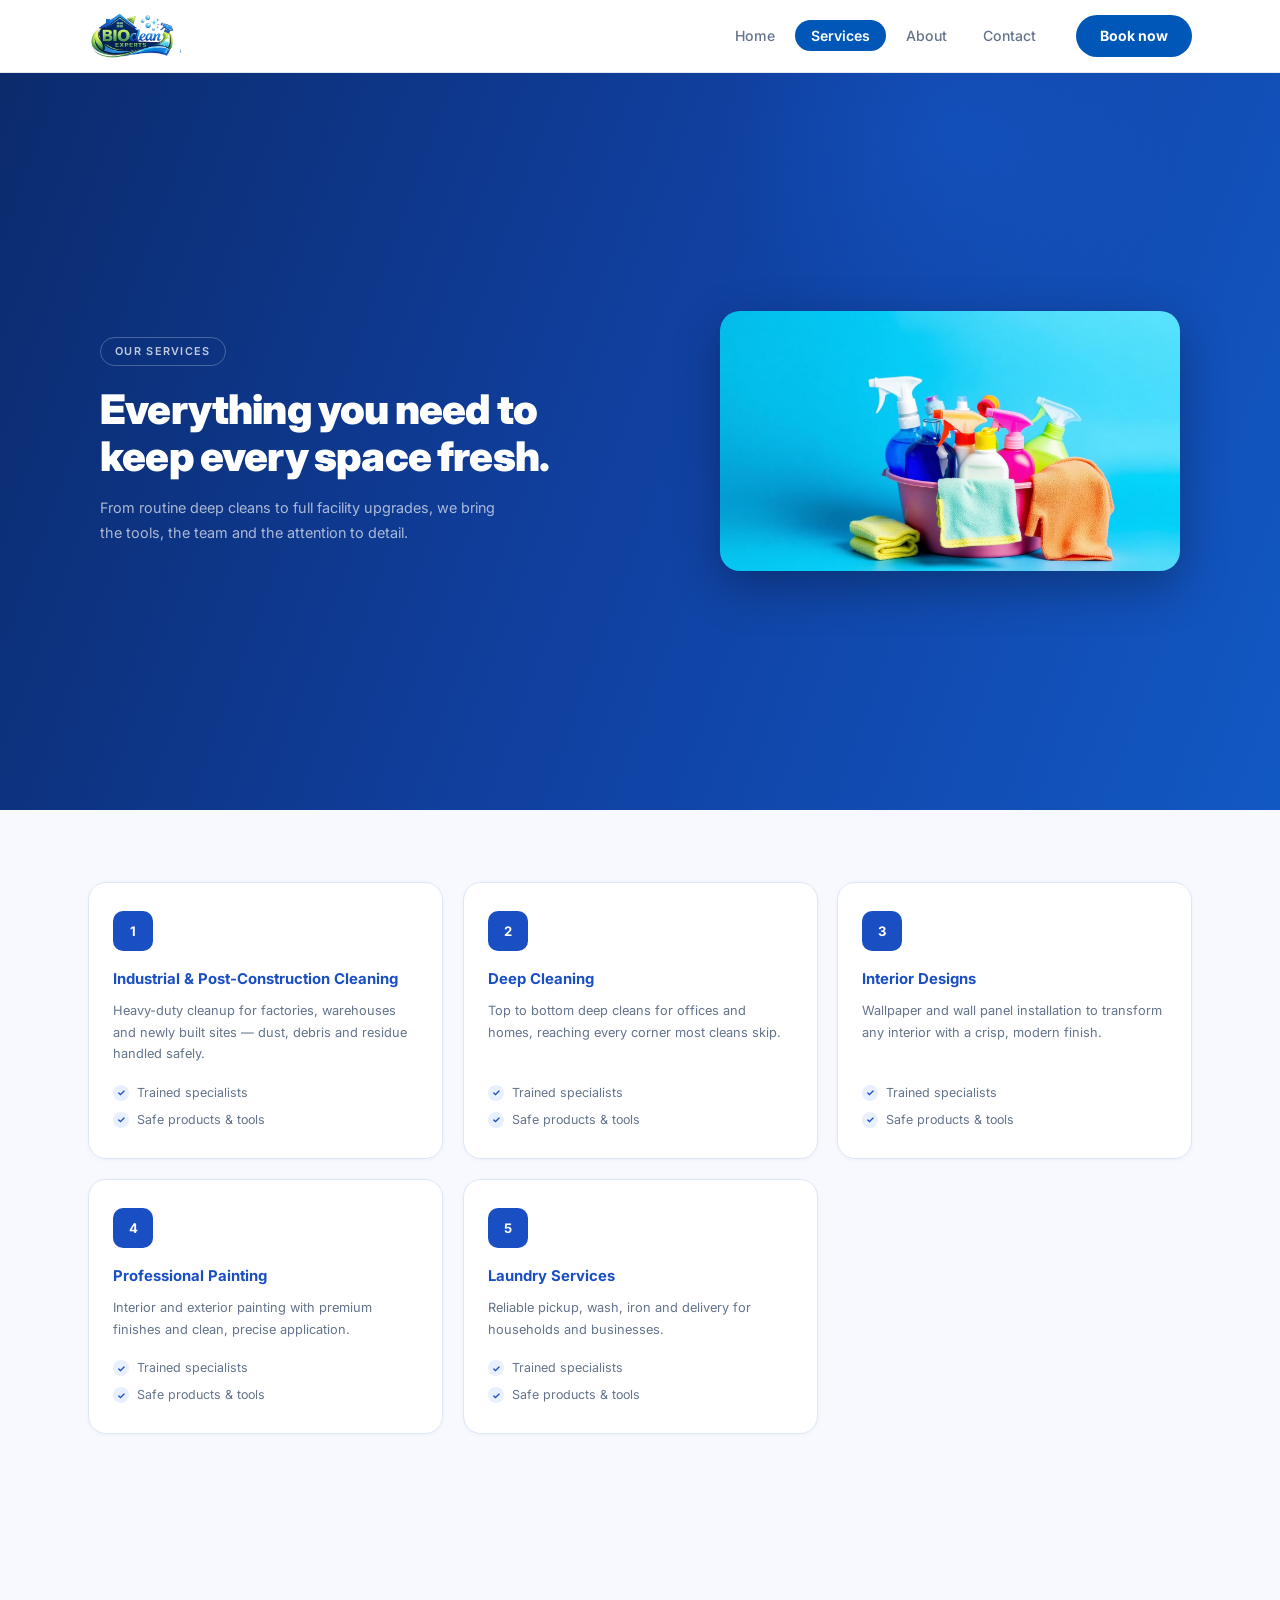
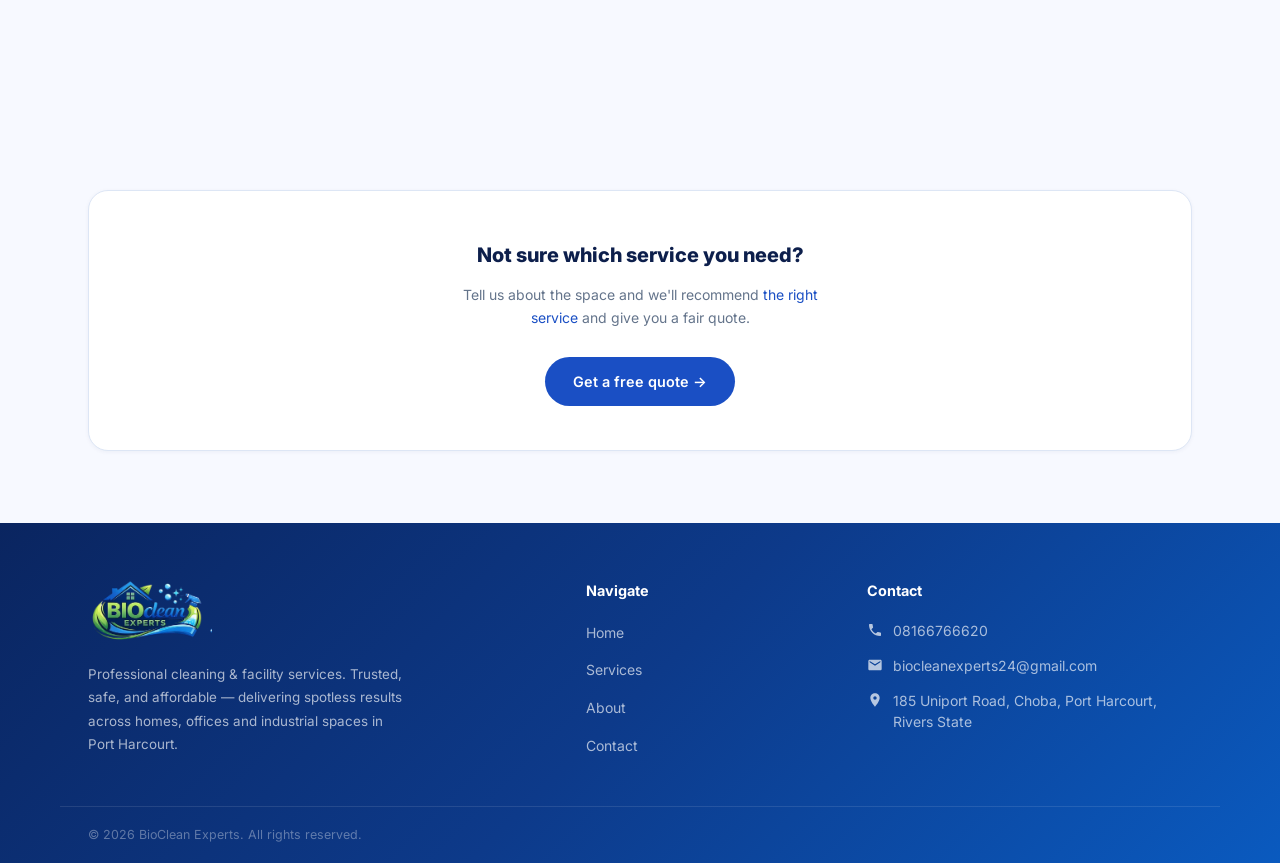
<file: services.html>
<!doctype html>
<html lang="en">
  <head>
    <meta charset="UTF-8" />
    <meta name="viewport" content="width=device-width, initial-scale=1.0" />

    <!-- ===== PRIMARY SEO ===== -->
    <title>
      Our Services — BioClean Experts | Port Harcourt Cleaning & Facility
      Services
    </title>
    <meta
      name="description"
      content="Explore BioClean Experts' full range of services: industrial & post-construction cleaning, deep cleaning, interior design, painting, epoxy flooring, laundry and car wash in Port Harcourt."
    />
    <meta
      name="keywords"
      content="cleaning services Port Harcourt, post-construction cleaning, deep cleaning, epoxy floor Port Harcourt, professional painting, laundry pickup delivery, car wash Port Harcourt, BioClean Experts services"
    />
    <meta name="author" content="BioClean Experts" />
    <meta name="robots" content="index, follow" />
    <link rel="canonical" href="https://biocleanexperts.com/services.html" />

    <!-- ===== OPEN GRAPH ===== -->
    <meta property="og:type" content="website" />
    <meta property="og:site_name" content="BioClean Experts" />
    <meta
      property="og:title"
      content="Our Services — BioClean Experts | Port Harcourt"
    />
    <meta
      property="og:description"
      content="Nine specialised cleaning & facility services under one trusted team in Port Harcourt. Industrial cleaning, painting, epoxy floors, laundry & more."
    />
    <meta
      property="og:url"
      content="https://biocleanexperts.com/services.html"
    />
    <meta
      property="og:image"
      content="https://biocleanexperts.com/assets/image/bioclean-logo.png"
    />
    <meta property="og:image:width" content="512" />
    <meta property="og:image:height" content="512" />
    <meta property="og:locale" content="en_NG" />

    <!-- ===== TWITTER CARD ===== -->
    <meta name="twitter:card" content="summary_large_image" />
    <meta name="twitter:title" content="Our Services — BioClean Experts" />
    <meta
      name="twitter:description"
      content="Nine specialised cleaning & facility services in Port Harcourt. Industrial cleaning, painting, epoxy floors, laundry & more."
    />
    <meta
      name="twitter:image"
      content="https://biocleanexperts.com/assets/image/bioclean-logo.png"
    />

    <!-- ===== STRUCTURED DATA ===== -->
    <script type="application/ld+json">
      {
        "@context": "https://schema.org",
        "@type": "Service",
        "name": "BioClean Experts — Cleaning & Facility Services",
        "provider": {
          "@type": "LocalBusiness",
          "name": "BioClean Experts",
          "url": "https://biocleanexperts.com",
          "telephone": "+2348166766620",
          "address": {
            "@type": "PostalAddress",
            "streetAddress": "185 Uniport Road, Choba",
            "addressLocality": "Port Harcourt",
            "addressRegion": "Rivers State",
            "addressCountry": "NG"
          }
        },
        "areaServed": { "@type": "City", "name": "Port Harcourt" },
        "hasOfferCatalog": {
          "@type": "OfferCatalog",
          "name": "Cleaning & Facility Services",
          "itemListElement": [
            {
              "@type": "Offer",
              "itemOffered": {
                "@type": "Service",
                "name": "Industrial & Post-Construction Cleaning",
                "description": "Heavy duty cleanup for factories, warehouses and newly built sites."
              }
            },
            {
              "@type": "Offer",
              "itemOffered": {
                "@type": "Service",
                "name": "Deep Cleaning",
                "description": "Top to bottom deep cleans for offices and homes."
              }
            },
            {
              "@type": "Offer",
              "itemOffered": {
                "@type": "Service",
                "name": "Interior Designs",
                "description": "Wallpaper and wall panel installation for modern interiors."
              }
            },
            {
              "@type": "Offer",
              "itemOffered": {
                "@type": "Service",
                "name": "Professional Painting",
                "description": "Interior and exterior painting with premium finishes."
              }
            },
            {
              "@type": "Offer",
              "itemOffered": {
                "@type": "Service",
                "name": "Epoxy Flooring",
                "description": "Durable, seamless epoxy floor coatings for homes and businesses."
              }
            },
            {
              "@type": "Offer",
              "itemOffered": {
                "@type": "Service",
                "name": "Laundry Services",
                "description": "Pickup, wash, iron and delivery for households and businesses."
              }
            },
            {
              "@type": "Offer",
              "itemOffered": {
                "@type": "Service",
                "name": "Car Wash",
                "description": "Interior detailing and exterior wash for a showroom-clean vehicle."
              }
            },
            {
              "@type": "Offer",
              "itemOffered": {
                "@type": "Service",
                "name": "Fumigation & Disinfection",
                "description": "Professional pest control and full-space disinfection."
              }
            },
            {
              "@type": "Offer",
              "itemOffered": {
                "@type": "Service",
                "name": "Facility Management",
                "description": "Ongoing maintenance and cleaning management for commercial spaces."
              }
            }
          ]
        }
      }
    </script>

    <!-- ===== FAVICON ===== -->
    <link
      rel="icon"
      type="image/png"
      sizes="32x32"
      href="assets/image/bioclean-logo.png"
    />
    <link
      rel="icon"
      type="image/png"
      sizes="16x16"
      href="assets/image/bioclean-logo.png"
    />
    <link rel="apple-touch-icon" href="assets/image/bioclean-logo.png" />

    <link rel="stylesheet" href="styles.css" />
    <link rel="stylesheet" href="services.css" />
    <link rel="preconnect" href="https://fonts.googleapis.com" />
    <link rel="preconnect" href="https://fonts.gstatic.com" crossorigin />
    <link
      href="https://fonts.googleapis.com/css2?family=Inter:wght@300;400;500;600;700;800;900&display=swap"
      rel="stylesheet"
    />
  </head>
  <body>
    <!-- ===== NAVBAR ===== -->
    <nav class="navbar">
      <div class="nav-container">
        <a href="index.html" class="logo">
          <img
            src="assets/image/bioclean-logo.png"
            alt="BioClean Experts"
            class="navbar-logo-img"
          />
        </a>
        <ul class="nav-links" id="navLinks">
          <li><a href="index.html" class="nav-link">Home</a></li>
          <li><a href="services.html" class="nav-link active">Services</a></li>
          <li><a href="about.html" class="nav-link">About</a></li>
          <li><a href="contact.html" class="nav-link">Contact</a></li>
          <li class="mobile-cta-wrap">
            <a href="contact.html" class="mobile-cta">Book now &rarr;</a>
          </li>
        </ul>
        <a href="contact.html" class="btn-book">Book now</a>
        <button
          class="hamburger"
          id="hamburger"
          aria-label="Toggle menu"
          aria-expanded="false"
        >
          <span class="hamburger-inner">
            <span></span><span></span><span></span>
          </span>
        </button>
      </div>
    </nav>

    <!-- ===== HERO ===== -->
    <section class="svc-hero">
      <div class="svc-hero-container">
        <div class="svc-hero-content">
          <span class="svc-hero-tag anim-fade-down">OUR SERVICES</span>
          <h1 class="svc-hero-title anim-fade-up" data-delay="100">
            Everything you need to<br />keep every space fresh.
          </h1>
          <p class="svc-hero-desc anim-fade-up" data-delay="220">
            From routine deep cleans to full facility upgrades, we bring the
            tools, the team and the attention to detail.
          </p>
        </div>
        <div class="svc-hero-img-wrap anim-fade-left" data-delay="150">
          <img
            src="assets/image/services-hero-CDEfMYtn.jpg"
            alt="Cleaning products and tools"
            class="svc-hero-img"
          />
        </div>
      </div>
    </section>

    <!-- ===== SERVICES GRID ===== -->
    <section class="svc-list">
      <div class="container">
        <div class="svc-list-grid anim-stagger">
          <!-- 1 -->
          <div class="svc-item-card">
            <div class="svc-item-num">1</div>
            <h3 class="svc-item-title">
              Industrial &amp; Post-Construction Cleaning
            </h3>
            <p class="svc-item-desc">
              Heavy-duty cleanup for factories, warehouses and newly built sites
              — dust, debris and residue handled safely.
            </p>
            <ul class="svc-item-features">
              <li><span class="svc-check">✓</span> Trained specialists</li>
              <li>
                <span class="svc-check">✓</span> Safe products &amp; tools
              </li>
            </ul>
          </div>

          <!-- 2 -->
          <div class="svc-item-card">
            <div class="svc-item-num">2</div>
            <h3 class="svc-item-title">Deep Cleaning</h3>
            <p class="svc-item-desc">
              Top to bottom deep cleans for offices and homes, reaching every
              corner most cleans skip.
            </p>
            <ul class="svc-item-features">
              <li><span class="svc-check">✓</span> Trained specialists</li>
              <li>
                <span class="svc-check">✓</span> Safe products &amp; tools
              </li>
            </ul>
          </div>

          <!-- 3 -->
          <div class="svc-item-card">
            <div class="svc-item-num">3</div>
            <h3 class="svc-item-title">Interior Designs</h3>
            <p class="svc-item-desc">
              Wallpaper and wall panel installation to transform any interior
              with a crisp, modern finish.
            </p>
            <ul class="svc-item-features">
              <li><span class="svc-check">✓</span> Trained specialists</li>
              <li>
                <span class="svc-check">✓</span> Safe products &amp; tools
              </li>
            </ul>
          </div>

          <!-- 4 -->
          <div class="svc-item-card">
            <div class="svc-item-num">4</div>
            <h3 class="svc-item-title">Professional Painting</h3>
            <p class="svc-item-desc">
              Interior and exterior painting with premium finishes and clean,
              precise application.
            </p>
            <ul class="svc-item-features">
              <li><span class="svc-check">✓</span> Trained specialists</li>
              <li>
                <span class="svc-check">✓</span> Safe products &amp; tools
              </li>
            </ul>
          </div>

          <!-- 5 -->
          <div class="svc-item-card">
            <div class="svc-item-num">5</div>
            <h3 class="svc-item-title">Laundry Services</h3>
            <p class="svc-item-desc">
              Reliable pickup, wash, iron and delivery for households and
              businesses.
            </p>
            <ul class="svc-item-features">
              <li><span class="svc-check">✓</span> Trained specialists</li>
              <li>
                <span class="svc-check">✓</span> Safe products &amp; tools
              </li>
            </ul>
          </div>

          <!-- 6 -->
          <div class="svc-item-card">
            <div class="svc-item-num">6</div>
            <h3 class="svc-item-title">Car Wash</h3>
            <p class="svc-item-desc">
              Interior detailing and exterior wash that leave your vehicle
              showroom-clean.
            </p>
            <ul class="svc-item-features">
              <li><span class="svc-check">✓</span> Trained specialists</li>
              <li>
                <span class="svc-check">✓</span> Safe products &amp; tools
              </li>
            </ul>
          </div>

          <!-- 7 -->
          <div class="svc-item-card">
            <div class="svc-item-num">7</div>
            <h3 class="svc-item-title">3D Epoxy Floor Installation</h3>
            <p class="svc-item-desc">
              Stunning, durable 3D epoxy floors for showrooms, homes and
              commercial spaces.
            </p>
            <ul class="svc-item-features">
              <li><span class="svc-check">✓</span> Trained specialists</li>
              <li>
                <span class="svc-check">✓</span> Safe products &amp; tools
              </li>
            </ul>
          </div>

          <!-- 8 -->
          <div class="svc-item-card">
            <div class="svc-item-num">8</div>
            <h3 class="svc-item-title">Move-In / Move-Out Cleaning</h3>
            <p class="svc-item-desc">
              Get your keys back or move in stress-free with a spotless handover
              clean.
            </p>
            <ul class="svc-item-features">
              <li><span class="svc-check">✓</span> Trained specialists</li>
              <li>
                <span class="svc-check">✓</span> Safe products &amp; tools
              </li>
            </ul>
          </div>

          <!-- 9 -->
          <div class="svc-item-card">
            <div class="svc-item-num">9</div>
            <h3 class="svc-item-title">Disinfection Cleaning</h3>
            <p class="svc-item-desc">
              Hospital-grade disinfection to kill germs, bacteria and viruses in
              high-touch areas.
            </p>
            <ul class="svc-item-features">
              <li><span class="svc-check">✓</span> Trained specialists</li>
              <li>
                <span class="svc-check">✓</span> Safe products &amp; tools
              </li>
            </ul>
          </div>
        </div>
      </div>
    </section>

    <!-- ===== NUDGE ===== -->
    <section class="service-nudge svc-page-nudge">
      <div class="container">
        <div class="nudge-card">
          <h3 class="nudge-title">Not sure which service you need?</h3>
          <p class="nudge-desc">
            Tell us about the space and we'll recommend
            <span class="nudge-hl">the right service</span> and give you a fair
            quote.
          </p>
          <a href="index.html#contact" class="nudge-btn"
            >Get a free quote &rarr;</a
          >
        </div>
      </div>
    </section>

    <!-- ===== FOOTER ===== -->
    <footer class="footer">
      <div class="container footer-inner">
        <div class="footer-brand">
          <a href="index.html" class="footer-logo-box">
            <img
              src="assets/image/bioclean-logo.png"
              alt="BioClean Experts"
              class="footer-logo-img"
            />
          </a>
          <p class="footer-brand-desc">
            Professional cleaning &amp; facility services. Trusted, safe, and
            affordable — delivering spotless results across homes, offices and
            industrial spaces in Port Harcourt.
          </p>
        </div>
        <div class="footer-nav-col">
          <h5 class="footer-col-title">Navigate</h5>
          <ul class="footer-nav-list">
            <li><a href="index.html">Home</a></li>
            <li><a href="services.html">Services</a></li>
            <li><a href="about.html">About</a></li>
            <li><a href="contact.html">Contact</a></li>
          </ul>
        </div>
        <div class="footer-contact-col">
          <h5 class="footer-col-title">Contact</h5>
          <ul class="footer-contact-list">
            <li>
              <svg width="16" height="16" fill="none" viewBox="0 0 24 24">
                <path
                  d="M6.6 10.8c1.4 2.8 3.8 5.1 6.6 6.6l2.2-2.2c.3-.3.7-.4 1-.2 1.1.4 2.3.6 3.6.6.6 0 1 .4 1 1V20c0 .6-.4 1-1 1C10.6 21 3 13.4 3 4c0-.6.4-1 1-1h3.5c.6 0 1 .4 1 1 0 1.3.2 2.5.6 3.6.1.3 0 .7-.2 1L6.6 10.8z"
                  fill="rgba(255,255,255,0.7)"
                />
              </svg>
              08166766620
            </li>
            <li>
              <svg width="16" height="16" fill="none" viewBox="0 0 24 24">
                <path
                  d="M20 4H4c-1.1 0-2 .9-2 2v12c0 1.1.9 2 2 2h16c1.1 0 2-.9 2-2V6c0-1.1-.9-2-2-2zm0 4l-8 5-8-5V6l8 5 8-5v2z"
                  fill="rgba(255,255,255,0.7)"
                />
              </svg>
              biocleanexperts24@gmail.com
            </li>
            <li>
              <svg width="16" height="16" fill="none" viewBox="0 0 24 24">
                <path
                  d="M12 2C8.1 2 5 5.1 5 9c0 5.2 7 13 7 13s7-7.8 7-13c0-3.9-3.1-7-7-7zm0 9.5c-1.4 0-2.5-1.1-2.5-2.5S10.6 6.5 12 6.5s2.5 1.1 2.5 2.5S13.4 11.5 12 11.5z"
                  fill="rgba(255,255,255,0.7)"
                />
              </svg>
              <span>185 Uniport Road, Choba, Port Harcourt, Rivers State</span>
            </li>
          </ul>
        </div>
      </div>
      <div class="footer-bottom">
        <div class="container">
          <p>© 2026 BioClean Experts. All rights reserved.</p>
        </div>
      </div>
    </footer>

    <script src="script.js"></script>
  </body>
</html>
</file>
<file: styles.css>
/* ===== RESET & BASE ===== */
*,
*::before,
*::after {
  box-sizing: border-box;
  margin: 0;
  padding: 0;
}

@keyframes pageFadeIn {
  from {
    opacity: 0;
    transform: translateY(8px);
  }
  to {
    opacity: 1;
    transform: translateY(0);
  }
}

:root {
  --blue-deep: #003a8c;
  --blue-mid: #0057b8;
  --blue-bg: #0b2d6e;
  --hero-bg: #0a2560;
  --teal: #00c6ff;
  --green: #22c55e;
  --white: #ffffff;
  --off-white: #f1f5f9;
  --slate: #64748b;
  --navy-text: #0f172a;
  --border: #e2e8f0;
  --radius-sm: 8px;
  --radius-md: 16px;
  --radius-lg: 24px;
  --shadow-sm: 0 1px 4px rgba(0, 0, 0, 0.08);
  --shadow-md: 0 4px 20px rgba(0, 0, 0, 0.12);
  --shadow-lg: 0 12px 48px rgba(0, 0, 0, 0.18);
  --t: 0.25s ease;
}

html {
  scroll-behavior: smooth;
}
body {
  font-family: "Inter", sans-serif;
  color: var(--navy-text);
  background: var(--white);
  overflow-x: hidden;
  line-height: 1.6;
  animation: pageFadeIn 0.35s ease both;
}
a {
  text-decoration: none;
  color: inherit;
}
ul {
  list-style: none;
}

/* ===== NAVBAR ===== */
.navbar {
  position: fixed;
  top: 0;
  left: 0;
  right: 0;
  z-index: 1200;
  background: var(--white);
  box-shadow: 0 1px 0 var(--border);
  transition:
    box-shadow 0.3s ease,
    background 0.3s ease;
}
.navbar.scrolled {
  box-shadow: 0 4px 24px rgba(0, 0, 0, 0.1);
}
.nav-container {
  max-width: 1160px;
  margin: 0 auto;
  padding: 0 28px;
  height: 72px;
  display: flex;
  align-items: center;
  gap: 12px;
}

/* Logo */
.logo {
  display: flex;
  align-items: center;
  gap: 10px;
  text-decoration: none;
  flex-shrink: 0;
}

/* Navbar logo image — no background, transparent */
.navbar-logo-img {
  height: 48px;
  width: auto;
  display: block;
  object-fit: contain;
  background: transparent;
}

/* Nav links */
.nav-links {
  display: flex;
  align-items: center;
  gap: 4px;
  margin-left: auto;
}

@media (max-width: 1200px) {
  .nav-links {
    margin-left: 0;
  }
}
.nav-link {
  font-size: 0.88rem;
  font-weight: 500;
  color: var(--slate);
  padding: 7px 16px;
  border-radius: 50px;
  transition: all var(--t);
}
.nav-link:hover {
  color: var(--navy-text);
  background: var(--off-white);
}
.nav-link.active {
  background: var(--blue-mid);
  color: var(--white);
  font-weight: 600;
}
.nav-link.active:hover {
  background: var(--blue-deep);
}

/* Book now button */
.btn-book {
  margin-left: 12px;
  background: var(--blue-mid);
  color: var(--white);
  font-size: 0.88rem;
  font-weight: 700;
  padding: 10px 24px;
  border-radius: 50px;
  border: none;
  cursor: pointer;
  transition:
    background var(--t),
    transform var(--t),
    box-shadow var(--t);
  flex-shrink: 0;
}
.btn-book:hover {
  background: var(--blue-deep);
  transform: translateY(-2px);
  box-shadow: 0 6px 20px rgba(0, 87, 184, 0.35);
}

/* hide mobile-only CTA on desktop */
.mobile-cta-wrap {
  display: none;
}

/* ===== HAMBURGER BUTTON ===== */
.hamburger {
  display: none;
  align-items: center;
  justify-content: center;
  width: 44px;
  height: 44px;
  background: transparent;
  border: 2px solid var(--border);
  border-radius: 12px;
  cursor: pointer;
  margin-left: auto;
  padding: 0;
  flex-shrink: 0;
  position: relative;
  z-index: 1201;
  transition:
    background 0.2s ease,
    border-color 0.2s ease,
    transform 0.2s ease;
}

.hamburger:hover {
  background: var(--off-white);
  border-color: var(--blue-mid);
}
.hamburger:active {
  transform: scale(0.93);
}

.hamburger-inner {
  display: flex;
  flex-direction: column;
  gap: 5px;
  align-items: center;
  justify-content: center;
}
.hamburger-inner span {
  display: block;
  height: 2px;
  background: var(--navy-text);
  border-radius: 99px;
  transform-origin: center;
  transition:
    transform 0.35s cubic-bezier(0.23, 1, 0.32, 1),
    opacity 0.25s ease,
    width 0.3s ease;
}
.hamburger-inner span:nth-child(1) {
  width: 20px;
}
.hamburger-inner span:nth-child(2) {
  width: 14px;
}
.hamburger-inner span:nth-child(3) {
  width: 20px;
}

/* Open state — lines become an X */
.hamburger.open {
  background: var(--blue-mid);
  border-color: var(--blue-mid);
}
.hamburger.open .hamburger-inner span {
  background: var(--white);
}
.hamburger.open .hamburger-inner span:nth-child(1) {
  transform: translateY(7px) rotate(45deg);
  width: 20px;
}
.hamburger.open .hamburger-inner span:nth-child(2) {
  opacity: 0;
  width: 0;
}
.hamburger.open .hamburger-inner span:nth-child(3) {
  transform: translateY(-7px) rotate(-45deg);
  width: 20px;
}

/* ===== HERO ===== */
.hero {
  height: 100dvh;
  min-height: 580px;
  background: linear-gradient(
    135deg,
    #0a2560 0%,
    #0d3580 40%,
    #0b4fa8 75%,
    #0a6abf 100%
  );
  padding-top: 72px; /* navbar height */
  display: flex;
  align-items: center;
  position: relative;
  overflow: hidden;
  box-sizing: border-box;
}

/* subtle radial glow */
.hero::before {
  content: "";
  position: absolute;
  width: 800px;
  height: 800px;
  border-radius: 50%;
  background: radial-gradient(
    circle,
    rgba(0, 198, 255, 0.12) 0%,
    transparent 70%
  );
  top: -200px;
  right: -100px;
  pointer-events: none;
}
.hero::after {
  content: "";
  position: absolute;
  width: 500px;
  height: 500px;
  border-radius: 50%;
  background: radial-gradient(
    circle,
    rgba(0, 87, 184, 0.25) 0%,
    transparent 70%
  );
  bottom: -100px;
  left: 5%;
  pointer-events: none;
}

.hero-container {
  max-width: 1160px;
  margin: 0 auto;
  padding: 20px 28px 60px; /* bottom gives room for scroll button */
  display: grid;
  grid-template-columns: 1fr 1fr;
  gap: 48px;
  align-items: center;
  position: relative;
  z-index: 2;
  width: 100%;
  height: 100%;
}

/* ---- LEFT ---- */
.hero-content {
  display: flex;
  flex-direction: column;
  gap: 0;
}

.hero-badge {
  display: inline-flex;
  align-items: center;
  gap: 6px;
  background: rgba(255, 255, 255, 0.12);
  border: 1px solid rgba(255, 255, 255, 0.2);
  color: rgba(255, 255, 255, 0.85);
  font-size: 0.7rem;
  font-weight: 700;
  letter-spacing: 0.12em;
  padding: 6px 14px;
  border-radius: 50px;
  margin-bottom: 16px;
  backdrop-filter: blur(8px);
  width: fit-content;
}

.hero-heading {
  font-size: clamp(1.9rem, 3.8vw, 3.1rem);
  font-weight: 900;
  color: var(--white);
  line-height: 1.12;
  letter-spacing: -0.02em;
  margin-bottom: 14px;
}
.hero-highlight {
  color: var(--teal);
  display: block;
}

.hero-desc {
  font-size: 0.95rem;
  color: rgba(255, 255, 255, 0.7);
  line-height: 1.7;
  max-width: 480px;
  margin-bottom: 24px;
}

/* Buttons */
.hero-btns {
  display: flex;
  gap: 14px;
  flex-wrap: wrap;
  margin-bottom: 32px;
}
.btn-primary-hero {
  background: var(--white);
  color: var(--blue-mid);
  font-size: 0.9rem;
  font-weight: 700;
  padding: 13px 28px;
  border-radius: 50px;
  transition: all var(--t);
  white-space: nowrap;
}
.btn-primary-hero:hover {
  background: var(--off-white);
  transform: translateY(-2px);
  box-shadow: 0 8px 24px rgba(0, 0, 0, 0.2);
}
.btn-secondary-hero {
  background: transparent;
  color: var(--white);
  font-size: 0.9rem;
  font-weight: 600;
  padding: 13px 28px;
  border-radius: 50px;
  border: 2px solid rgba(255, 255, 255, 0.4);
  transition: all var(--t);
  white-space: nowrap;
}
.btn-secondary-hero:hover {
  background: rgba(255, 255, 255, 0.1);
  border-color: rgba(255, 255, 255, 0.7);
}

/* Stats row */
.hero-stats {
  display: flex;
  gap: 48px;
}
.hero-stat {
  display: flex;
  flex-direction: column;
  gap: 2px;
}
.stat-top {
  display: flex;
  align-items: baseline;
  gap: 1px;
  line-height: 1;
}
.stat-val {
  font-size: 2rem;
  font-weight: 900;
  color: var(--white);
  line-height: 1;
}
.stat-suffix {
  font-size: 1.3rem;
  font-weight: 900;
  color: var(--white);
  line-height: 1;
}
.stat-lbl {
  font-size: 0.75rem;
  font-weight: 500;
  color: rgba(255, 255, 255, 0.55);
  text-transform: capitalize;
  margin-top: 4px;
}

/* ---- SCROLL DOWN BUTTON ---- */
.hero-scroll-btn {
  position: absolute;
  bottom: 28px;
  left: 50%;
  transform: translateX(-50%);
  z-index: 10;
  display: flex;
  flex-direction: column;
  align-items: center;
  gap: 8px;
  color: rgba(255, 255, 255, 0.55);
  font-size: 0.7rem;
  font-weight: 600;
  letter-spacing: 0.1em;
  text-transform: uppercase;
  text-decoration: none;
  transition: color 0.25s ease;
}
.hero-scroll-btn:hover {
  color: rgba(255, 255, 255, 0.95);
}
.hero-scroll-label {
  display: block;
}
.hero-scroll-icon {
  display: flex;
  align-items: center;
  justify-content: center;
  width: 40px;
  height: 40px;
  border-radius: 50%;
  border: 1.5px solid rgba(255, 255, 255, 0.25);
  background: rgba(255, 255, 255, 0.06);
  backdrop-filter: blur(6px);
  transition:
    background 0.25s ease,
    border-color 0.25s ease,
    transform 0.25s ease;
  animation: scrollBounce 2s ease-in-out infinite;
}
.hero-scroll-btn:hover .hero-scroll-icon {
  background: rgba(255, 255, 255, 0.12);
  border-color: rgba(255, 255, 255, 0.5);
  animation-play-state: paused;
  transform: translateY(4px);
}

@keyframes scrollBounce {
  0%,
  100% {
    transform: translateY(0);
  }
  50% {
    transform: translateY(7px);
  }
}
.hero-image-wrap {
  display: flex;
  justify-content: flex-end;
  align-items: center;
}
.hero-image-card {
  width: 100%;
  max-width: 480px;
  border-radius: 20px;
  overflow: hidden;
  box-shadow: 0 24px 64px rgba(0, 0, 0, 0.35);
  background: rgba(255, 255, 255, 0.06);
  border: 1px solid rgba(255, 255, 255, 0.15);
}
.hero-img {
  width: 100%;
  height: clamp(300px, 48vh, 500px);
  object-fit: cover;
  object-position: center;
  display: block;
}

/* ===== SHARED UTILITIES ===== */
.container {
  max-width: 1160px;
  margin: 0 auto;
  padding: 0 28px;
}
.section-tag {
  font-size: 0.75rem;
  font-weight: 700;
  letter-spacing: 0.13em;
  text-transform: uppercase;
  color: var(--blue-mid);
  margin-bottom: 10px;
}
.section-title {
  font-size: clamp(1.6rem, 3.2vw, 2.4rem);
  font-weight: 800;
  line-height: 1.2;
  color: var(--navy-text);
}
.btn-outline-sm {
  display: inline-flex;
  align-items: center;
  padding: 8px 20px;
  border-radius: 50px;
  border: 2px solid var(--blue-mid);
  color: var(--blue-mid);
  font-size: 0.82rem;
  font-weight: 600;
  margin-top: 8px;
  transition: all var(--t);
}
.btn-outline-sm:hover {
  background: var(--blue-mid);
  color: var(--white);
}

/* ===== SERVICES ===== */
.services {
  padding: 72px 0 88px;
  background: #edf2ff;
}

/* Header row */
.services-header {
  display: flex;
  align-items: flex-start;
  justify-content: space-between;
  margin-bottom: 32px;
  gap: 16px;
}
.services-header-left {
  display: flex;
  flex-direction: column;
  gap: 5px;
}

.services-main-title {
  font-size: 2rem;
  font-weight: 800;
  color: #0d1f4c;
  line-height: 1.15;
  letter-spacing: -0.01em;
}
.services-main-sub {
  font-size: 0.875rem;
  color: #64748b;
  font-weight: 400;
}
.sub-highlight {
  color: #64748b;
  font-weight: 400;
}

.all-services-link {
  display: inline-flex;
  align-items: center;
  gap: 5px;
  font-size: 0.875rem;
  font-weight: 600;
  color: #1a4fc4;
  white-space: nowrap;
  margin-top: 2px;
  transition:
    gap 0.2s ease,
    color 0.2s ease;
}
.all-services-link:hover {
  gap: 10px;
  color: #0f3499;
}

/* Grid */
.services-grid {
  display: grid;
  grid-template-columns: repeat(3, 1fr);
  gap: 16px;
}

.service-card {
  background: #ffffff;
  border-radius: 18px;
  padding: 28px 22px 32px;
  border: 1px solid #dde6f5;
  box-shadow: 0 1px 3px rgba(10, 30, 100, 0.04);
  transition:
    transform 0.22s ease,
    box-shadow 0.22s ease;
  position: relative;
}
.service-card:hover {
  transform: translateY(-4px);
  box-shadow: 0 8px 28px rgba(10, 30, 100, 0.1);
}

/* Number badge — rounded square, rich blue */
.svc-num-badge {
  display: inline-flex;
  align-items: center;
  justify-content: center;
  width: 44px;
  height: 44px;
  border-radius: 12px;
  background: #1a4fc4;
  color: #ffffff;
  font-size: 0.8rem;
  font-weight: 700;
  letter-spacing: 0.03em;
  margin-bottom: 22px;
}

/* Title — medium blue */
.svc-title {
  font-size: 0.93rem;
  font-weight: 700;
  color: #1a4fc4;
  margin-bottom: 10px;
  line-height: 1.4;
}

/* Description — small grey, blue highlights */
.svc-desc {
  font-size: 0.8rem;
  color: #64748b;
  line-height: 1.72;
}
.svc-hl {
  color: #1a4fc4;
  font-weight: 400;
}

/* ===== SERVICE NUDGE ===== */
.service-nudge {
  background: #edf2ff;
  padding: 0 0 56px;
}
.nudge-card {
  background: #ffffff;
  border-radius: 20px;
  border: 1px solid #dde6f5;
  padding: 48px 40px 44px;
  text-align: center;
  box-shadow: 0 1px 4px rgba(10, 30, 100, 0.05);
}
.nudge-title {
  font-size: 1.25rem;
  font-weight: 800;
  color: #0d1f4c;
  margin-bottom: 12px;
}
.nudge-desc {
  font-size: 0.875rem;
  color: #64748b;
  line-height: 1.65;
  max-width: 380px;
  margin: 0 auto 28px;
}
.nudge-hl {
  color: #1a4fc4;
  font-weight: 400;
}
.nudge-btn {
  display: inline-flex;
  align-items: center;
  gap: 8px;
  background: #1a4fc4;
  color: #ffffff;
  font-size: 0.9rem;
  font-weight: 600;
  padding: 13px 28px;
  border-radius: 50px;
  transition:
    background 0.22s ease,
    transform 0.22s ease,
    box-shadow 0.22s ease;
}
.nudge-btn:hover {
  background: #0f3499;
  transform: translateY(-2px);
  box-shadow: 0 8px 24px rgba(26, 79, 196, 0.35);
}

/* ===== WHY ===== */
.why {
  padding: 100px 0;
  background: var(--white);
}
.why-inner {
  display: grid;
  grid-template-columns: 1fr 1fr;
  gap: 72px;
  align-items: start;
}
.why-grid {
  display: grid;
  grid-template-columns: 1fr 1fr;
  gap: 18px;
}
.why-card {
  display: flex;
  align-items: flex-start;
  gap: 14px;
  background: var(--off-white);
  border: 1px solid var(--border);
  border-radius: var(--radius-md);
  padding: 22px 18px;
  transition: all var(--t);
}
.why-card:hover {
  transform: translateY(-4px);
  box-shadow: var(--shadow-md);
  border-color: var(--blue-mid);
}
.why-icon {
  font-size: 1.5rem;
  flex-shrink: 0;
  margin-top: 2px;
}
.why-card h4 {
  font-size: 0.88rem;
  font-weight: 700;
  color: var(--navy-text);
  margin-bottom: 6px;
}
.why-card p {
  font-size: 0.8rem;
  color: var(--slate);
  line-height: 1.6;
}

/* ===== CTA ===== */
.cta-section {
  padding: 100px 0;
  background: var(--off-white);
}
.cta-box {
  background: linear-gradient(135deg, #0a2560 0%, #0d3a80 60%, #0b4fa0 100%);
  border-radius: 28px;
  padding: 64px;
  position: relative;
  overflow: hidden;
}
.cta-glow {
  position: absolute;
  border-radius: 50%;
  filter: blur(70px);
  pointer-events: none;
}
.cta-glow-1 {
  width: 400px;
  height: 400px;
  background: radial-gradient(circle, rgba(0, 198, 255, 0.2), transparent);
  top: -120px;
  right: -60px;
}
.cta-glow-2 {
  width: 300px;
  height: 300px;
  background: radial-gradient(circle, rgba(0, 87, 184, 0.3), transparent);
  bottom: -80px;
  left: 15%;
}
.cta-content {
  position: relative;
  z-index: 2;
  max-width: 680px;
  margin: 0 auto;
  text-align: center;
}
.cta-content h2 {
  font-size: clamp(1.7rem, 3.5vw, 2.5rem);
  font-weight: 900;
  color: var(--white);
  margin-bottom: 12px;
}
.cta-content > p {
  color: rgba(255, 255, 255, 0.65);
  font-size: 1rem;
  margin-bottom: 24px;
}
.cta-perks {
  display: flex;
  flex-wrap: wrap;
  justify-content: center;
  gap: 10px 24px;
  margin-bottom: 36px;
}
.cta-perks li {
  display: flex;
  align-items: center;
  gap: 8px;
  font-size: 0.85rem;
  color: rgba(255, 255, 255, 0.8);
  font-weight: 500;
}
.perk-tick {
  display: inline-flex;
  align-items: center;
  justify-content: center;
  width: 20px;
  height: 20px;
  border-radius: 50%;
  background: rgba(34, 197, 94, 0.2);
  color: #4ade80;
  font-size: 0.7rem;
  font-weight: 700;
  flex-shrink: 0;
}

/* Form */
.cta-form {
  text-align: left;
}
.form-row {
  display: grid;
  grid-template-columns: 1fr 1fr;
  gap: 16px;
}
.form-group {
  display: flex;
  flex-direction: column;
  gap: 7px;
  margin-bottom: 16px;
}
.form-group label {
  font-size: 0.78rem;
  font-weight: 600;
  color: rgba(255, 255, 255, 0.65);
  letter-spacing: 0.03em;
}
.form-group input,
.form-group select,
.form-group textarea {
  background: rgba(255, 255, 255, 0.08);
  border: 1px solid rgba(255, 255, 255, 0.18);
  border-radius: var(--radius-sm);
  padding: 11px 15px;
  font-family: inherit;
  font-size: 0.88rem;
  color: var(--white);
  outline: none;
  transition:
    border-color var(--t),
    background var(--t);
}
.form-group input::placeholder,
.form-group textarea::placeholder {
  color: rgba(255, 255, 255, 0.3);
}
.form-group select {
  cursor: pointer;
}
.form-group select option {
  background: #0a2560;
  color: var(--white);
}
.form-group input:focus,
.form-group select:focus,
.form-group textarea:focus {
  border-color: var(--teal);
  background: rgba(0, 198, 255, 0.08);
}
.form-group textarea {
  resize: vertical;
  min-height: 100px;
}
.btn-submit {
  width: 100%;
  padding: 14px;
  background: var(--white);
  color: var(--blue-mid);
  font-family: inherit;
  font-size: 1rem;
  font-weight: 700;
  border: none;
  border-radius: 50px;
  cursor: pointer;
  transition: all var(--t);
}
.btn-submit:hover {
  background: var(--off-white);
  transform: translateY(-2px);
  box-shadow: 0 8px 24px rgba(0, 0, 0, 0.2);
}
.form-note {
  text-align: center;
  font-size: 0.84rem;
  margin-top: 10px;
  min-height: 20px;
  font-weight: 500;
}
.form-note.success {
  color: #4ade80;
}
.form-note.error {
  color: #f87171;
}

/* ===== FOOTER ===== */
.footer {
  background: linear-gradient(135deg, #0a2560 0%, #0d3a8a 50%, #0a5abf 100%);
  padding: 56px 0 0;
}
.footer-inner {
  display: grid;
  grid-template-columns: 2fr 1fr 1.5fr;
  gap: 64px;
  padding-bottom: 48px;
  border-bottom: 1px solid rgba(255, 255, 255, 0.1);
}

/* Logo — just the PNG, no box, no background */
.footer-logo-box {
  display: inline-flex;
  align-items: center;
  margin-bottom: 20px;
  text-decoration: none;
}
.footer-logo-img {
  height: 64px;
  width: auto;
  display: block;
  object-fit: contain;
  background: transparent;
}
.footer-brand-desc {
  font-size: 0.84rem;
  color: rgba(255, 255, 255, 0.65);
  line-height: 1.75;
  max-width: 320px;
}

/* Nav + Contact column headings */
.footer-col-title {
  font-size: 0.9rem;
  font-weight: 700;
  color: #ffffff;
  margin-bottom: 18px;
}

/* Navigate list */
.footer-nav-list {
  display: flex;
  flex-direction: column;
  gap: 12px;
}
.footer-nav-list a {
  font-size: 0.875rem;
  color: rgba(255, 255, 255, 0.65);
  transition: color 0.2s ease;
}
.footer-nav-list a:hover {
  color: #ffffff;
}

/* Contact list */
.footer-contact-list {
  display: flex;
  flex-direction: column;
  gap: 14px;
}
.footer-contact-list li {
  display: flex;
  align-items: flex-start;
  gap: 10px;
  font-size: 0.875rem;
  color: rgba(255, 255, 255, 0.65);
  line-height: 1.5;
}
.footer-contact-list svg {
  flex-shrink: 0;
  margin-top: 2px;
}

/* Bottom bar */
.footer-bottom {
  padding: 18px 0;
}
.footer-bottom p {
  font-size: 0.78rem;
  color: rgba(255, 255, 255, 0.35);
}

/* ===== FADE-UP ANIMATION ===== */
.fade-up {
  opacity: 0;
  transform: translateY(28px);
  transition:
    opacity 0.6s ease,
    transform 0.6s ease;
}
.fade-up.visible {
  opacity: 1;
  transform: translateY(0);
}

/* ===== RESPONSIVE ===== */

/* ===== TABLET & MOBILE NAV (hamburger) ===== */
@media (max-width: 1200px) {
  /* Hide desktop book button, show hamburger */
  .btn-book {
    display: none;
  }
  .hamburger {
    display: flex !important;
  }

  /* ── Slide-down overlay panel ── */
  .nav-links {
    position: fixed;
    top: 72px;
    left: 0;
    right: 0;
    bottom: 0;
    z-index: 1200;
    background: var(--white);
    border-top: 1px solid var(--border);
    display: flex;
    flex-direction: column;
    align-items: stretch;
    gap: 0;
    padding: 24px 20px 32px;
    overflow-y: auto;
    margin: 0;
    /* hidden by default */
    opacity: 0;
    visibility: hidden;
    transform: translateY(-12px);
    transition:
      opacity 0.28s ease,
      transform 0.28s ease,
      visibility 0.28s ease;
  }

  .nav-links.open {
    opacity: 1;
    visibility: visible;
    transform: translateY(0);
  }

  /* Each list item full-width */
  .nav-links li {
    display: block;
    width: 100%;
  }

  /* Nav link rows */
  .nav-links .nav-link {
    display: flex;
    align-items: center;
    width: 100%;
    font-size: 1rem;
    font-weight: 600;
    color: var(--navy-text);
    padding: 14px 16px;
    border-radius: 10px;
    border: none;
    background: transparent;
    transition:
      background 0.18s ease,
      color 0.18s ease;
  }
  .nav-links .nav-link:hover {
    background: var(--off-white);
    color: var(--blue-mid);
  }
  .nav-links .nav-link.active {
    background: #eef3ff;
    color: var(--blue-mid);
    font-weight: 700;
  }

  /* Divider between links */
  .nav-links li + li {
    border-top: 1px solid var(--border);
  }

  /* Mobile CTA button */
  .mobile-cta-wrap {
    display: flex !important;
    margin-top: 20px;
    padding-top: 20px;
    border-top: 1px solid var(--border);
  }
  .mobile-cta {
    display: block !important;
    width: 100%;
    text-align: center;
    background: var(--blue-mid);
    color: var(--white);
    font-size: 0.95rem;
    font-weight: 700;
    padding: 14px 28px;
    border-radius: 50px;
    transition:
      background 0.2s ease,
      transform 0.2s ease;
  }
  .mobile-cta:hover {
    background: var(--blue-deep);
    transform: translateY(-1px);
  }

  /* ── Layout tweaks ── */
  .services-grid {
    grid-template-columns: repeat(2, 1fr);
  }
  .hero-container {
    grid-template-columns: 1fr;
    gap: 40px;
  }
  .hero-image-wrap {
    justify-content: stretch;
    width: 100%;
  }
  .hero-image-card {
    max-width: 100%;
    width: 100%;
  }
  .hero-stats {
    gap: 20px;
  }
  .hero-btns {
    flex-direction: column;
  }
  .btn-primary-hero,
  .btn-secondary-hero {
    width: 100%;
    text-align: center;
  }
  .cta-box {
    padding: 36px 22px;
  }
  .form-row {
    grid-template-columns: 1fr;
  }
}

/* ===== MOBILE LAYOUT ===== */
@media (max-width: 768px) {
  /* ── Full-width content: 95vw with auto centering ── */
  .container {
    width: 95vw;
    max-width: 100%;
    padding: 0;
    margin: 0 auto;
  }
  .hero-container {
    grid-template-columns: 1fr;
    gap: 28px;
    width: 95vw;
    max-width: 100%;
    padding: 24px 0;
    margin: 0 auto;
  }
  .nav-container {
    width: 95vw;
    max-width: 100%;
    padding: 0 0;
    margin: 0 auto;
  }
  .hero-image-wrap {
    justify-content: center;
    width: 100%;
  }
  .hero-image-card {
    width: 100%;
    max-width: 100%;
    overflow: hidden;
    border-radius: 16px;
  }
  .hero-img {
    width: 100%;
    height: auto;
    aspect-ratio: 4 / 3;
    object-fit: cover;
    object-position: center;
    display: block;
  }
  .services-grid {
    grid-template-columns: repeat(2, 1fr);
  }
  .services-header {
    flex-wrap: wrap;
    flex-direction: column;
    align-items: flex-start;
  }
  .why-inner {
    grid-template-columns: 1fr;
    gap: 48px;
  }
  .footer-inner {
    grid-template-columns: 1fr;
    gap: 28px;
  }
}

@media (max-width: 480px) {
  .services-grid {
    grid-template-columns: 1fr;
  }
}
/* ================================================
   SCROLL ANIMATIONS
   ================================================ */

/* Base hidden state */
.anim-fade-up,
.anim-fade-down,
.anim-fade-left,
.anim-fade-right,
.anim-scale-up {
  opacity: 0;
  transition:
    opacity 0.6s ease,
    transform 0.6s ease;
  will-change: opacity, transform;
}

.anim-fade-up {
  transform: translateY(36px);
}
.anim-fade-down {
  transform: translateY(-28px);
}
.anim-fade-left {
  transform: translateX(-36px);
}
.anim-fade-right {
  transform: translateX(36px);
}
.anim-scale-up {
  transform: scale(0.92);
}

/* Visible state */
.anim-fade-up.anim-visible,
.anim-fade-down.anim-visible,
.anim-fade-left.anim-visible,
.anim-fade-right.anim-visible,
.anim-scale-up.anim-visible {
  opacity: 1;
  transform: none;
}

/* Stagger delays via CSS var set by JS */
.anim-stagger > * {
  opacity: 0;
  transform: translateY(28px);
  transition:
    opacity 0.55s ease,
    transform 0.55s ease;
  transition-delay: calc(var(--stagger-i, 0) * 90ms);
  will-change: opacity, transform;
}
.anim-stagger > *.anim-visible {
  opacity: 1;
  transform: none;
}

/* Respect reduced-motion preference */
@media (prefers-reduced-motion: reduce) {
  .anim-fade-up,
  .anim-fade-down,
  .anim-fade-left,
  .anim-fade-right,
  .anim-scale-up,
  .anim-stagger > * {
    opacity: 1 !important;
    transform: none !important;
    transition: none !important;
  }
}
</file>
<file: about.css>
/* ============================================
   ABOUT PAGE — about.css
   ============================================ */

/* ===== HERO ===== */
.about-hero {
  background: linear-gradient(110deg, #0b2a6b 0%, #1040a0 50%, #1258c4 100%);
  padding-top: 72px;
  min-height: 90vh;
  display: flex;
  align-items: center;
  position: relative;
  overflow: hidden;
}
.about-hero::before {
  content: "";
  position: absolute;
  width: 600px;
  height: 600px;
  border-radius: 50%;
  background: radial-gradient(
    circle,
    rgba(30, 120, 255, 0.15),
    transparent 65%
  );
  top: -180px;
  right: -60px;
  pointer-events: none;
}
.about-hero-container {
  max-width: 1160px;
  margin: 0 auto;
  padding: 0 40px;
  width: 100%;
  position: relative;
  z-index: 2;
}
.about-hero-tag {
  display: inline-block;
  font-size: 0.68rem;
  font-weight: 600;
  letter-spacing: 0.12em;
  text-transform: uppercase;
  color: rgba(255, 255, 255, 0.75);
  border: 1px solid rgba(255, 255, 255, 0.25);
  border-radius: 50px;
  padding: 5px 14px;
  margin-bottom: 20px;
  width: fit-content;
}
.about-hero-title {
  font-size: clamp(1.9rem, 3.5vw, 2.7rem);
  font-weight: 900;
  color: #ffffff;
  line-height: 1.15;
  letter-spacing: -0.02em;
  margin-bottom: 18px;
  max-width: 560px;
}
.about-hero-desc {
  font-size: 0.9rem;
  color: rgba(255, 255, 255, 0.65);
  line-height: 1.75;
  max-width: 500px;
}

/* ===== OUR STORY ===== */
.about-story {
  background: #ffffff;
  padding: 80px 0 88px;
}
.story-inner {
  display: grid;
  grid-template-columns: 1fr 1fr;
  gap: 64px;
  align-items: center;
}
.story-img-wrap {
  border-radius: 18px;
  overflow: hidden;
  box-shadow: 0 20px 60px rgba(10, 30, 100, 0.25);
  flex-shrink: 0;
}
.story-img {
  width: 100%;
  height: 340px;
  object-fit: cover;
  object-position: center top;
  display: block;
}
.story-title {
  font-size: 1.6rem;
  font-weight: 800;
  color: #0d1f4c;
  margin-bottom: 18px;
}
.story-body {
  font-size: 0.875rem;
  color: #64748b;
  line-height: 1.78;
  margin-bottom: 16px;
}
.story-hl {
  color: #1a4fc4;
  font-weight: 500;
}
.story-btn {
  display: inline-flex;
  align-items: center;
  gap: 8px;
  background: #1a4fc4;
  color: #ffffff;
  font-size: 0.9rem;
  font-weight: 600;
  padding: 12px 26px;
  border-radius: 50px;
  margin-top: 8px;
  transition:
    background 0.22s ease,
    transform 0.22s ease,
    box-shadow 0.22s ease;
}
.story-btn:hover {
  background: #0f3499;
  transform: translateY(-2px);
  box-shadow: 0 8px 24px rgba(26, 79, 196, 0.35);
}

/* ===== WHAT WE STAND FOR ===== */
.about-values {
  background: #d7f0ff;
  padding: 72px 0 80px;
}
.values-title {
  font-size: 1.6rem;
  font-weight: 800;
  color: #0d1f4c;
  text-align: center;
  margin-bottom: 40px;
}
.values-grid {
  display: grid;
  grid-template-columns: repeat(4, 1fr);
  gap: 18px;
}
.value-card {
  background: #ffffff;
  border-radius: 16px;
  padding: 28px 20px 26px;
  border: 1px solid #dde6f5;
  box-shadow: 0 1px 4px rgba(10, 30, 100, 0.05);
  transition:
    transform 0.22s ease,
    box-shadow 0.22s ease;
}
.value-card:hover {
  transform: translateY(-4px);
  box-shadow: 0 10px 28px rgba(10, 30, 100, 0.1);
}
.value-icon {
  display: inline-flex;
  align-items: center;
  justify-content: center;
  width: 44px;
  height: 44px;
  border-radius: 12px;
  background: #1a4fc4;
  margin-bottom: 16px;
}
.value-name {
  font-size: 0.9rem;
  font-weight: 700;
  color: #1a4fc4;
  margin-bottom: 8px;
}
.value-desc {
  font-size: 0.8rem;
  color: #64748b;
  line-height: 1.68;
}

/* ===== RESPONSIVE ===== */
@media (max-width: 768px) {
  .about-hero {
    min-height: 90vh;
    padding-bottom: 48px;
  }
  .about-hero-container {
    width: 95vw;
    max-width: 100%;
    padding: 40px 0;
    margin: 0 auto;
  }
  .about-section > .container,
  .story-section > .container,
  .values-section > .container {
    width: 95vw;
    max-width: 100%;
    padding: 0;
    margin: 0 auto;
  }
  .values-grid {
    grid-template-columns: repeat(2, 1fr);
  }
  .story-inner {
    grid-template-columns: 1fr;
    gap: 40px;
  }
  .story-img {
    height: 260px;
  }
  .about-hero-title {
    font-size: 1.9rem;
  }
}

@media (max-width: 480px) {
  .values-grid {
    grid-template-columns: 1fr;
  }
}
</file>
<file: contact.css>
/* ============================================
   CONTACT PAGE — contact.css
   ============================================ */

/* ===== HERO ===== */
.contact-hero {
  background: linear-gradient(to right, #0b2170 0%, #0d3db0 40%, #0a8fd4 100%);
  padding-top: 72px;
  height: calc(72px + 320px);
  max-height: none;
  min-height: none;
  display: flex;
  align-items: center;
  position: relative;
  overflow: hidden;
}
.contact-hero::before {
  content: "";
  position: absolute;
  width: 500px;
  height: 500px;
  border-radius: 50%;
  background: radial-gradient(
    circle,
    rgba(30, 120, 255, 0.15),
    transparent 65%
  );
  top: -160px;
  right: -40px;
  pointer-events: none;
}
.contact-hero-container {
  max-width: 1160px;
  margin: 0 auto;
  padding: 0 40px;
  width: 100%;
  position: relative;
  z-index: 2;
}
.contact-hero-tag {
  display: inline-block;
  font-size: 0.68rem;
  font-weight: 600;
  letter-spacing: 0.12em;
  text-transform: uppercase;
  color: rgba(255, 255, 255, 0.75);
  border: 1px solid rgba(255, 255, 255, 0.25);
  border-radius: 50px;
  padding: 5px 14px;
  margin-bottom: 18px;
  width: fit-content;
}
.contact-hero-title {
  font-size: clamp(1.9rem, 3.5vw, 2.8rem);
  font-weight: 900;
  color: #ffffff;
  line-height: 1.15;
  letter-spacing: -0.02em;
  margin-bottom: 12px;
}
.contact-hero-desc {
  font-size: 0.9rem;
  color: rgba(255, 255, 255, 0.65);
  line-height: 1.7;
}

/* ===== BODY ===== */
.contact-body {
  background: #d7f0ff;
  padding: 60px 0 80px;
}

/* 2-col grid: form left, info right */
.contact-grid {
  display: grid;
  grid-template-columns: 1fr 0.72fr;
  gap: 28px;
  align-items: start;
}

/* ===== FORM CARD ===== */
.contact-form-card {
  background: #ffffff;
  border-radius: 18px;
  padding: 36px 32px 40px;
  border: 1px solid #e8f0fb;
  box-shadow: 0 1px 6px rgba(10, 30, 100, 0.04);
}
.form-card-title {
  font-size: 1.15rem;
  font-weight: 800;
  color: #0d1f4c;
  margin-bottom: 28px;
}

/* form rows */
.cf-row {
  display: grid;
  grid-template-columns: 1fr 1fr;
  gap: 16px;
}
.cf-group {
  display: flex;
  flex-direction: column;
  gap: 6px;
  margin-bottom: 18px;
}
.cf-group label {
  font-size: 0.78rem;
  font-weight: 600;
  color: #374151;
  letter-spacing: 0.02em;
}
.req {
  color: #e53e3e;
}

.cf-group input,
.cf-group select,
.cf-group textarea {
  background: #ffffff;
  border: 1px solid #e2e8f0;
  border-radius: 8px;
  padding: 10px 13px;
  font-family: inherit;
  font-size: 0.875rem;
  color: #0d1f4c;
  outline: none;
  transition:
    border-color 0.2s ease,
    box-shadow 0.2s ease;
  width: 100%;
}
.cf-group input:focus,
.cf-group select:focus,
.cf-group textarea:focus {
  border-color: #1a4fc4;
  box-shadow: 0 0 0 3px rgba(26, 79, 196, 0.08);
  background: #ffffff;
}
.cf-group input::placeholder,
.cf-group textarea::placeholder {
  color: #a0aec0;
}
.cf-group select {
  cursor: pointer;
  color: #374151;
}
.cf-group select option {
  color: #0d1f4c;
}
.cf-group textarea {
  resize: vertical;
  min-height: 120px;
}

.cf-submit {
  width: 100%;
  padding: 14px;
  background: #1a4fc4;
  color: #ffffff;
  font-family: inherit;
  font-size: 0.95rem;
  font-weight: 700;
  border: none;
  border-radius: 50px;
  cursor: pointer;
  transition:
    background 0.22s ease,
    transform 0.22s ease,
    box-shadow 0.22s ease;
  margin-top: 4px;
}
.cf-submit:hover {
  background: #0f3499;
  transform: translateY(-2px);
  box-shadow: 0 8px 24px rgba(26, 79, 196, 0.3);
}
.cf-note {
  text-align: center;
  font-size: 0.84rem;
  margin-top: 12px;
  min-height: 20px;
  font-weight: 500;
}
.cf-note.success {
  color: #16a34a;
}
.cf-note.error {
  color: #dc2626;
}

/* ===== INFO CARDS ===== */
.contact-info-col {
  display: flex;
  flex-direction: column;
  gap: 16px;
  align-self: start; /* don't stretch to match form card height */
}
.info-card {
  background: #ffffff;
  border-radius: 16px;
  padding: 18px 20px;
  border: 1px solid #dde6f5;
  box-shadow: 0 1px 4px rgba(10, 30, 100, 0.05);
  display: flex;
  align-items: center; /* vertically center icon with text */
  gap: 16px;
  width: 100%;
  transition:
    transform 0.22s ease,
    box-shadow 0.22s ease;
}
.info-card:hover {
  transform: translateY(-3px);
  box-shadow: 0 8px 24px rgba(10, 30, 100, 0.1);
}
.info-icon {
  display: inline-flex;
  align-items: center;
  justify-content: center;
  width: 44px;
  height: 44px;
  border-radius: 12px;
  background: #1a4fc4;
  flex-shrink: 0;
}
.info-text {
  display: flex;
  flex-direction: column;
  gap: 3px;
  padding-top: 2px;
}
.info-label {
  font-size: 0.82rem;
  font-weight: 700;
  color: #0d1f4c;
}
.info-value {
  font-size: 0.82rem;
  color: #64748b;
  line-height: 1.55;
}

/* ===== RESPONSIVE ===== */
@media (max-width: 768px) {
  .contact-grid {
    grid-template-columns: 1fr;
  }
  .contact-info-col {
    flex-direction: row;
    flex-wrap: wrap;
    gap: 16px;
  }
  .info-card {
    flex: 1 1 calc(50% - 16px);
    width: auto;
  }
  .contact-hero {
    min-height: 90vh;
    padding-bottom: 48px;
  }
  .contact-hero-container {
    width: 95vw;
    max-width: 100%;
    padding: 40px 0;
    margin: 0 auto;
  }
  .contact-section > .container,
  .contact-section .container {
    width: 95vw;
    max-width: 100%;
    padding: 0;
    margin: 0 auto;
  }
  .cf-row {
    grid-template-columns: 1fr;
  }
  .contact-form-card {
    padding: 28px 20px;
  }
  .info-icon {
    width: 38px;
    height: 38px;
    border-radius: 10px;
  }
}
</file>
<file: services.css>
/* ============================================
   SERVICES PAGE — services.css
   Loaded on top of styles.css
   ============================================ */

/* ===== SERVICES HERO ===== */
.svc-hero {
  background: linear-gradient(110deg, #0b2a6b 0%, #1040a0 50%, #1258c4 100%);
  padding-top: 72px;
  min-height: 90vh;
  display: flex;
  align-items: center;
  position: relative;
  overflow: hidden;
}

/* subtle radial glow top-right */
.svc-hero::before {
  content: "";
  position: absolute;
  width: 500px;
  height: 500px;
  border-radius: 50%;
  background: radial-gradient(
    circle,
    rgba(30, 120, 255, 0.18),
    transparent 65%
  );
  top: -120px;
  right: 80px;
  pointer-events: none;
}

.svc-hero-container {
  max-width: 1160px;
  margin: 0 auto;
  padding: 0 40px;
  display: grid;
  grid-template-columns: 1.1fr 1fr;
  gap: 56px;
  align-items: center;
  width: 100%;
  position: relative;
  z-index: 2;
  height: 100%;
}

/* ---- LEFT ---- */
.svc-hero-content {
  display: flex;
  flex-direction: column;
  align-items: flex-start;
}

.svc-hero-tag {
  display: inline-block;
  font-size: 0.68rem;
  font-weight: 600;
  letter-spacing: 0.12em;
  text-transform: uppercase;
  color: rgba(255, 255, 255, 0.75);
  border: 1px solid rgba(255, 255, 255, 0.25);
  border-radius: 50px;
  padding: 5px 14px;
  margin-bottom: 20px;
  width: fit-content;
}

.svc-hero-title {
  font-size: 2.55rem;
  font-weight: 900;
  color: #ffffff;
  line-height: 1.15;
  letter-spacing: -0.02em;
  margin-bottom: 16px;
}

.svc-hero-desc {
  font-size: 0.9rem;
  color: rgba(255, 255, 255, 0.65);
  line-height: 1.72;
  max-width: 420px;
}

/* ---- RIGHT IMAGE ---- */
.svc-hero-img-wrap {
  display: flex;
  justify-content: flex-end;
  align-items: center;
  height: 100%;
}
.svc-hero-img {
  width: 100%;
  max-width: 460px;
  height: 260px;
  object-fit: cover;
  object-position: center;
  border-radius: 20px;
  box-shadow: 0 16px 48px rgba(0, 0, 0, 0.3);
  display: block;
  border: none;
}

/* ===== SERVICES LIST ===== */
.svc-list {
  background: #f7f9ff;
  padding: 72px 0 80px;
}

.svc-list-grid {
  display: grid;
  grid-template-columns: repeat(3, 1fr);
  gap: 20px;
}

/* Individual service card */
.svc-item-card {
  background: #ffffff;
  border-radius: 18px;
  padding: 28px 24px 28px;
  border: 1px solid #dde6f5;
  box-shadow: 0 1px 4px rgba(10, 30, 100, 0.04);
  transition:
    transform 0.22s ease,
    box-shadow 0.22s ease;
  display: flex;
  flex-direction: column;
  gap: 0;
}
.svc-item-card:hover {
  transform: translateY(-4px);
  box-shadow: 0 10px 32px rgba(10, 30, 100, 0.1);
}

/* Number badge — rounded square */
.svc-item-num {
  display: inline-flex;
  align-items: center;
  justify-content: center;
  width: 40px;
  height: 40px;
  border-radius: 10px;
  background: #1a4fc4;
  color: #ffffff;
  font-size: 0.82rem;
  font-weight: 700;
  margin-bottom: 18px;
  flex-shrink: 0;
}

.svc-item-title {
  font-size: 0.93rem;
  font-weight: 700;
  color: #1a4fc4;
  margin-bottom: 10px;
  line-height: 1.4;
}

.svc-item-desc {
  font-size: 0.8rem;
  color: #64748b;
  line-height: 1.7;
  margin-bottom: 18px;
  flex: 1;
}

/* Feature checklist */
.svc-item-features {
  display: flex;
  flex-direction: column;
  gap: 7px;
  margin-top: auto;
}
.svc-item-features li {
  display: flex;
  align-items: center;
  gap: 8px;
  font-size: 0.78rem;
  color: #64748b;
}
.svc-check {
  display: inline-flex;
  align-items: center;
  justify-content: center;
  width: 16px;
  height: 16px;
  border-radius: 50%;
  background: #e8f0fe;
  color: #1a4fc4;
  font-size: 0.6rem;
  font-weight: 700;
  flex-shrink: 0;
}

/* ===== NUDGE (services page variant — white bg) ===== */
.svc-page-nudge {
  background: #f7f9ff;
  padding: 0 0 72px;
}

/* ===== RESPONSIVE ===== */
@media (max-width: 1024px) {
  .svc-list-grid {
    grid-template-columns: repeat(2, 1fr);
  }
  .svc-hero-container {
    grid-template-columns: 1fr;
    gap: 40px;
    height: auto;
    align-items: flex-start;
    width: 95vw;
    max-width: 100%;
    padding: 40px 0;
    margin: 0 auto;
  }
  .svc-hero-img-wrap {
    justify-content: flex-start;
    height: auto;
  }
  .svc-hero-img {
    max-width: 100%;
  }
}

@media (max-width: 768px) {
  .svc-hero {
    min-height: 90vh;
    padding-bottom: 40px;
  }
  .svc-hero-container {
    grid-template-columns: 1fr;
    gap: 28px;
    width: 95vw;
    max-width: 100%;
    padding: 40px 0;
    margin: 0 auto;
    height: auto;
    align-items: flex-start;
  }
  .svc-list-section > .container,
  .svc-page-nudge > .container {
    width: 95vw;
    max-width: 100%;
    padding: 0;
    margin: 0 auto;
  }
  .svc-hero-img-wrap {
    justify-content: flex-start;
    align-items: center;
    height: auto;
  }
  .svc-hero-img {
    max-width: 100%;
    height: 280px;
    border-radius: 16px;
  }
  .svc-list-grid {
    grid-template-columns: repeat(2, 1fr);
  }
  .svc-hero-title {
    font-size: 1.9rem;
  }
}

@media (max-width: 480px) {
  .svc-list-grid {
    grid-template-columns: 1fr;
  }
}
</file>
